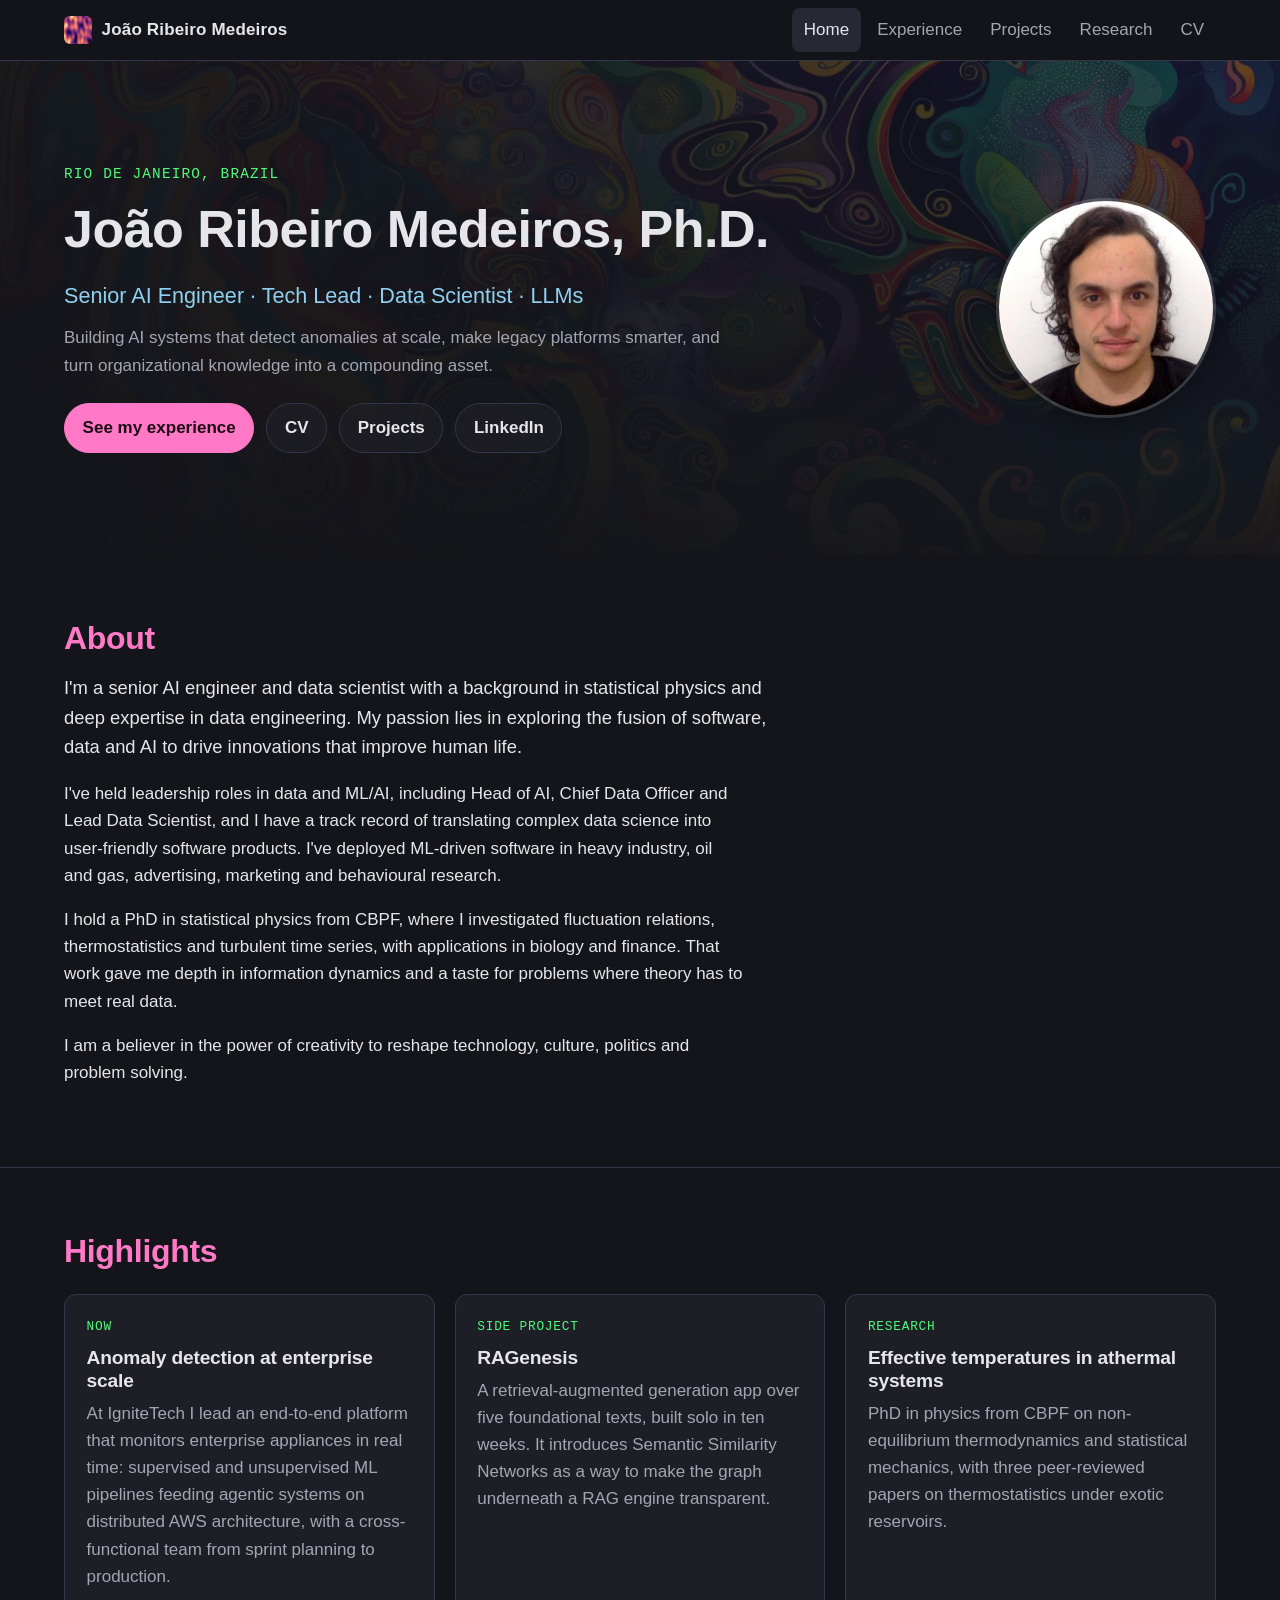
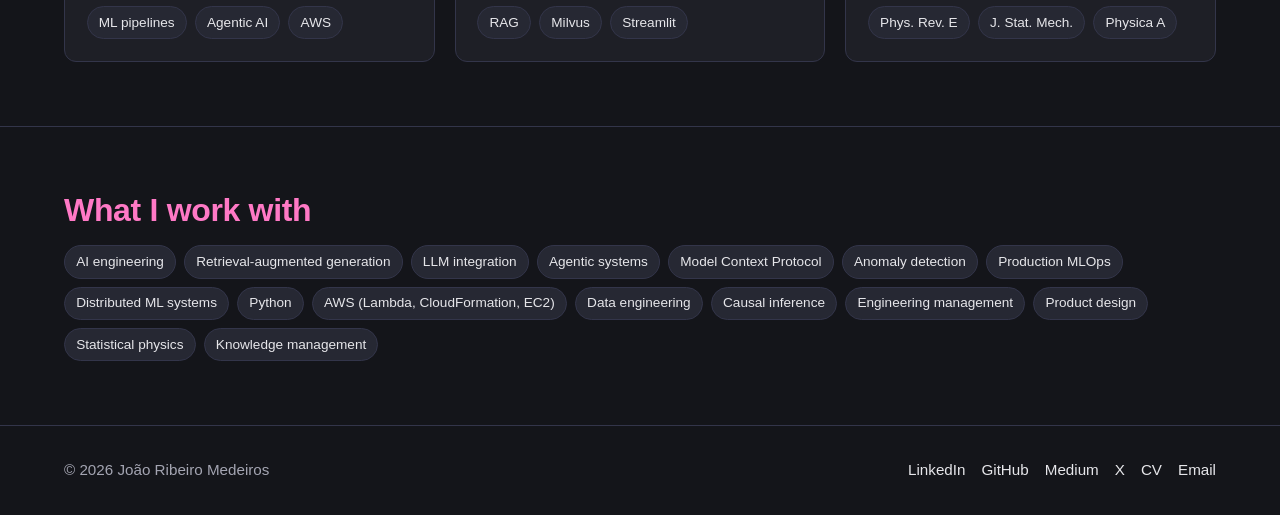
<file: index.html>
<!DOCTYPE html>
<html lang="en">
<head>
  <meta charset="UTF-8">
  <meta name="viewport" content="width=device-width, initial-scale=1.0">
  <title>João Ribeiro Medeiros — Senior AI Engineer &amp; Data Scientist</title>
  <meta name="description" content="João Ribeiro Medeiros, Ph.D. Senior AI engineer and data scientist in Rio de Janeiro. Anomaly detection at scale, RAG and agentic systems, statistical physics.">
  <link rel="canonical" href="https://joaoribeiromedeiros.github.io/">
  <meta name="theme-color" content="#14151a">
  <link rel="icon" href="perlin.ico">
  <link rel="apple-touch-icon" href="perlin.ico">
  <meta property="og:type" content="profile">
  <meta property="og:title" content="João Ribeiro Medeiros — Senior AI Engineer &amp; Data Scientist">
  <meta property="og:description" content="Anomaly detection at scale, RAG and agentic systems, statistical physics. PhD from CBPF.">
  <meta property="og:url" content="https://joaoribeiromedeiros.github.io/">
  <meta property="og:image" content="https://joaoribeiromedeiros.github.io/assets/og.jpg">
  <meta property="og:image:width" content="1200">
  <meta property="og:image:height" content="630">
  <meta name="twitter:card" content="summary_large_image">
  <meta name="twitter:site" content="@RioJanu">
  <link rel="stylesheet" href="style.css">
  <script type="application/ld+json">
  {
    "@context": "https://schema.org",
    "@type": "Person",
    "name": "João Ribeiro Medeiros",
    "honorificSuffix": "Ph.D.",
    "jobTitle": "Senior AI Innovation Specialist - Software Engineering",
    "worksFor": { "@type": "Organization", "name": "IgniteTech" },
    "alumniOf": [
      { "@type": "CollegeOrUniversity", "name": "Centro Brasileiro de Pesquisas Físicas (CBPF)" },
      { "@type": "CollegeOrUniversity", "name": "Pontifícia Universidade Católica do Rio de Janeiro" }
    ],
    "address": { "@type": "PostalAddress", "addressLocality": "Rio de Janeiro", "addressCountry": "BR" },
    "url": "https://joaoribeiromedeiros.github.io/",
    "sameAs": [
      "https://www.linkedin.com/in/jo%C3%A3o-ribeiro-medeiros-ph-d-bb5232170/",
      "https://github.com/JoaoRibeiroMedeiros",
      "https://medium.com/@johananmdairus",
      "https://twitter.com/RioJanu",
      "https://ragenesis.com"
    ]
  }
  </script>
</head>
<body>
  <a class="skip" href="#main">Skip to content</a>

  <header class="site-header">
    <div class="wrap">
      <a class="brand" href="./"><img src="perlin.ico" alt="" width="28" height="28">João Ribeiro Medeiros</a>
      <nav aria-label="Primary">
        <ul class="nav">
          <li><a href="./" aria-current="page">Home</a></li>
          <li><a href="experience.html">Experience</a></li>
          <li><a href="projects.html">Projects</a></li>
          <li><a href="research.html">Research</a></li>
          <li><a href="cv.html">CV</a></li>
        </ul>
      </nav>
    </div>
  </header>

  <main id="main">
    <section class="hero has-photo" aria-labelledby="name">
      <div class="wrap">
        <div>
          <p class="eyebrow">Rio de Janeiro, Brazil</p>
          <h1 id="name">João Ribeiro Medeiros, Ph.D.</h1>
          <p class="headline">Senior AI Engineer · Tech Lead · Data Scientist · LLMs</p>
          <p class="meta">Building AI systems that detect anomalies at scale, make legacy platforms smarter, and turn organizational knowledge into a compounding asset.</p>
          <div class="cta">
            <a class="btn primary" href="experience.html">See my experience</a>
            <a class="btn" href="cv.html">CV</a>
            <a class="btn" href="projects.html">Projects</a>
            <a class="btn" href="https://www.linkedin.com/in/jo%C3%A3o-ribeiro-medeiros-ph-d-bb5232170/">LinkedIn</a>
          </div>
        </div>
        <img class="photo" src="assets/3x4github.jpeg" alt="Portrait of João Ribeiro Medeiros" width="460" height="460">
      </div>
    </section>

    <section class="section" aria-labelledby="about">
      <div class="wrap">
        <h2 id="about">About</h2>
        <p class="lede">I'm a senior AI engineer and data scientist with a background in statistical physics and deep expertise in data engineering. My passion lies in exploring the fusion of software, data and AI to drive innovations that improve human life.</p>
        <p>I've held leadership roles in data and ML/AI, including Head of AI, Chief Data Officer and Lead Data Scientist, and I have a track record of translating complex data science into user-friendly software products. I've deployed ML-driven software in heavy industry, oil and gas, advertising, marketing and behavioural research.</p>
        <p>I hold a PhD in statistical physics from CBPF, where I investigated fluctuation relations, thermostatistics and turbulent time series, with applications in biology and finance. That work gave me depth in information dynamics and a taste for problems where theory has to meet real data.</p>
        <p>I am a believer in the power of creativity to reshape technology, culture, politics and problem solving.</p>
      </div>
    </section>

    <section class="section" aria-labelledby="highlights">
      <div class="wrap">
        <div class="section-head">
          <h2 id="highlights">Highlights</h2>
        </div>
        <div class="grid">
          <article class="card">
            <span class="kicker">Now</span>
            <h3><a href="experience.html">Anomaly detection at enterprise scale</a></h3>
            <p>At IgniteTech I lead an end-to-end platform that monitors enterprise appliances in real time: supervised and unsupervised ML pipelines feeding agentic systems on distributed AWS architecture, with a cross-functional team from sprint planning to production.</p>
            <div class="foot"><span class="chip">ML pipelines</span><span class="chip">Agentic AI</span><span class="chip">AWS</span></div>
          </article>
          <article class="card">
            <span class="kicker">Side project</span>
            <h3><a href="projects.html">RAGenesis</a></h3>
            <p>A retrieval-augmented generation app over five foundational texts, built solo in ten weeks. It introduces Semantic Similarity Networks as a way to make the graph underneath a RAG engine transparent.</p>
            <div class="foot"><span class="chip">RAG</span><span class="chip">Milvus</span><span class="chip">Streamlit</span></div>
          </article>
          <article class="card">
            <span class="kicker">Research</span>
            <h3><a href="research.html">Effective temperatures in athermal systems</a></h3>
            <p>PhD in physics from CBPF on non-equilibrium thermodynamics and statistical mechanics, with three peer-reviewed papers on thermostatistics under exotic reservoirs.</p>
            <div class="foot"><span class="chip">Phys. Rev. E</span><span class="chip">J. Stat. Mech.</span><span class="chip">Physica A</span></div>
          </article>
        </div>
      </div>
    </section>

    <section class="section" aria-labelledby="skills">
      <div class="wrap">
        <h2 id="skills">What I work with</h2>
        <ul class="chips">
          <li>AI engineering</li><li>Retrieval-augmented generation</li><li>LLM integration</li><li>Agentic systems</li><li>Model Context Protocol</li><li>Anomaly detection</li><li>Production MLOps</li><li>Distributed ML systems</li><li>Python</li><li>AWS (Lambda, CloudFormation, EC2)</li><li>Data engineering</li><li>Causal inference</li><li>Engineering management</li><li>Product design</li><li>Statistical physics</li><li>Knowledge management</li>
        </ul>
      </div>
    </section>
  </main>

  <footer class="site-footer">
    <div class="wrap">
      <span>© <span id="year">2026</span> João Ribeiro Medeiros</span>
      <ul>
        <li><a href="https://www.linkedin.com/in/jo%C3%A3o-ribeiro-medeiros-ph-d-bb5232170/">LinkedIn</a></li>
        <li><a href="https://github.com/JoaoRibeiroMedeiros">GitHub</a></li>
        <li><a href="https://medium.com/@johananmdairus/">Medium</a></li>
        <li><a href="https://twitter.com/RioJanu">X</a></li>
        <li><a href="cv.html">CV</a></li>
        <li><a href="mailto:johananmdairus@gmail.com">Email</a></li>
      </ul>
    </div>
  </footer>
</body>
</html>
</file>
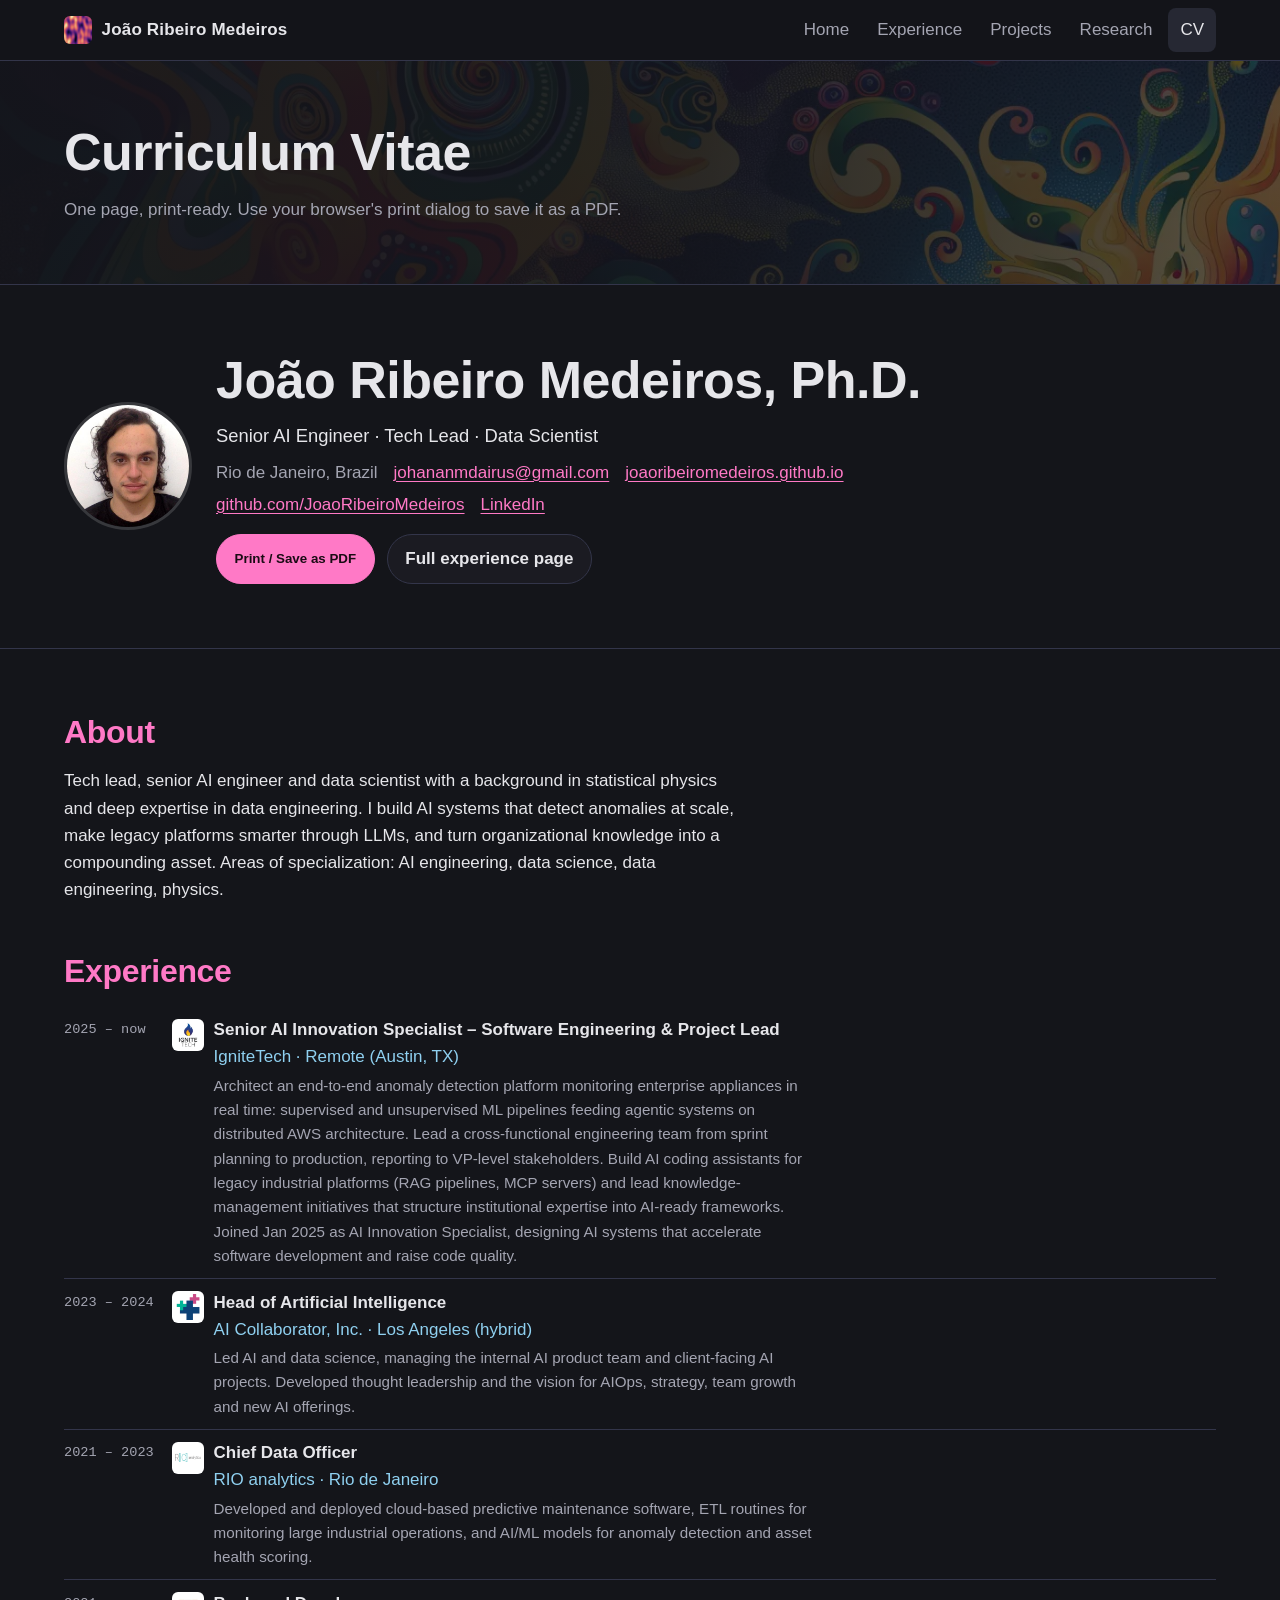
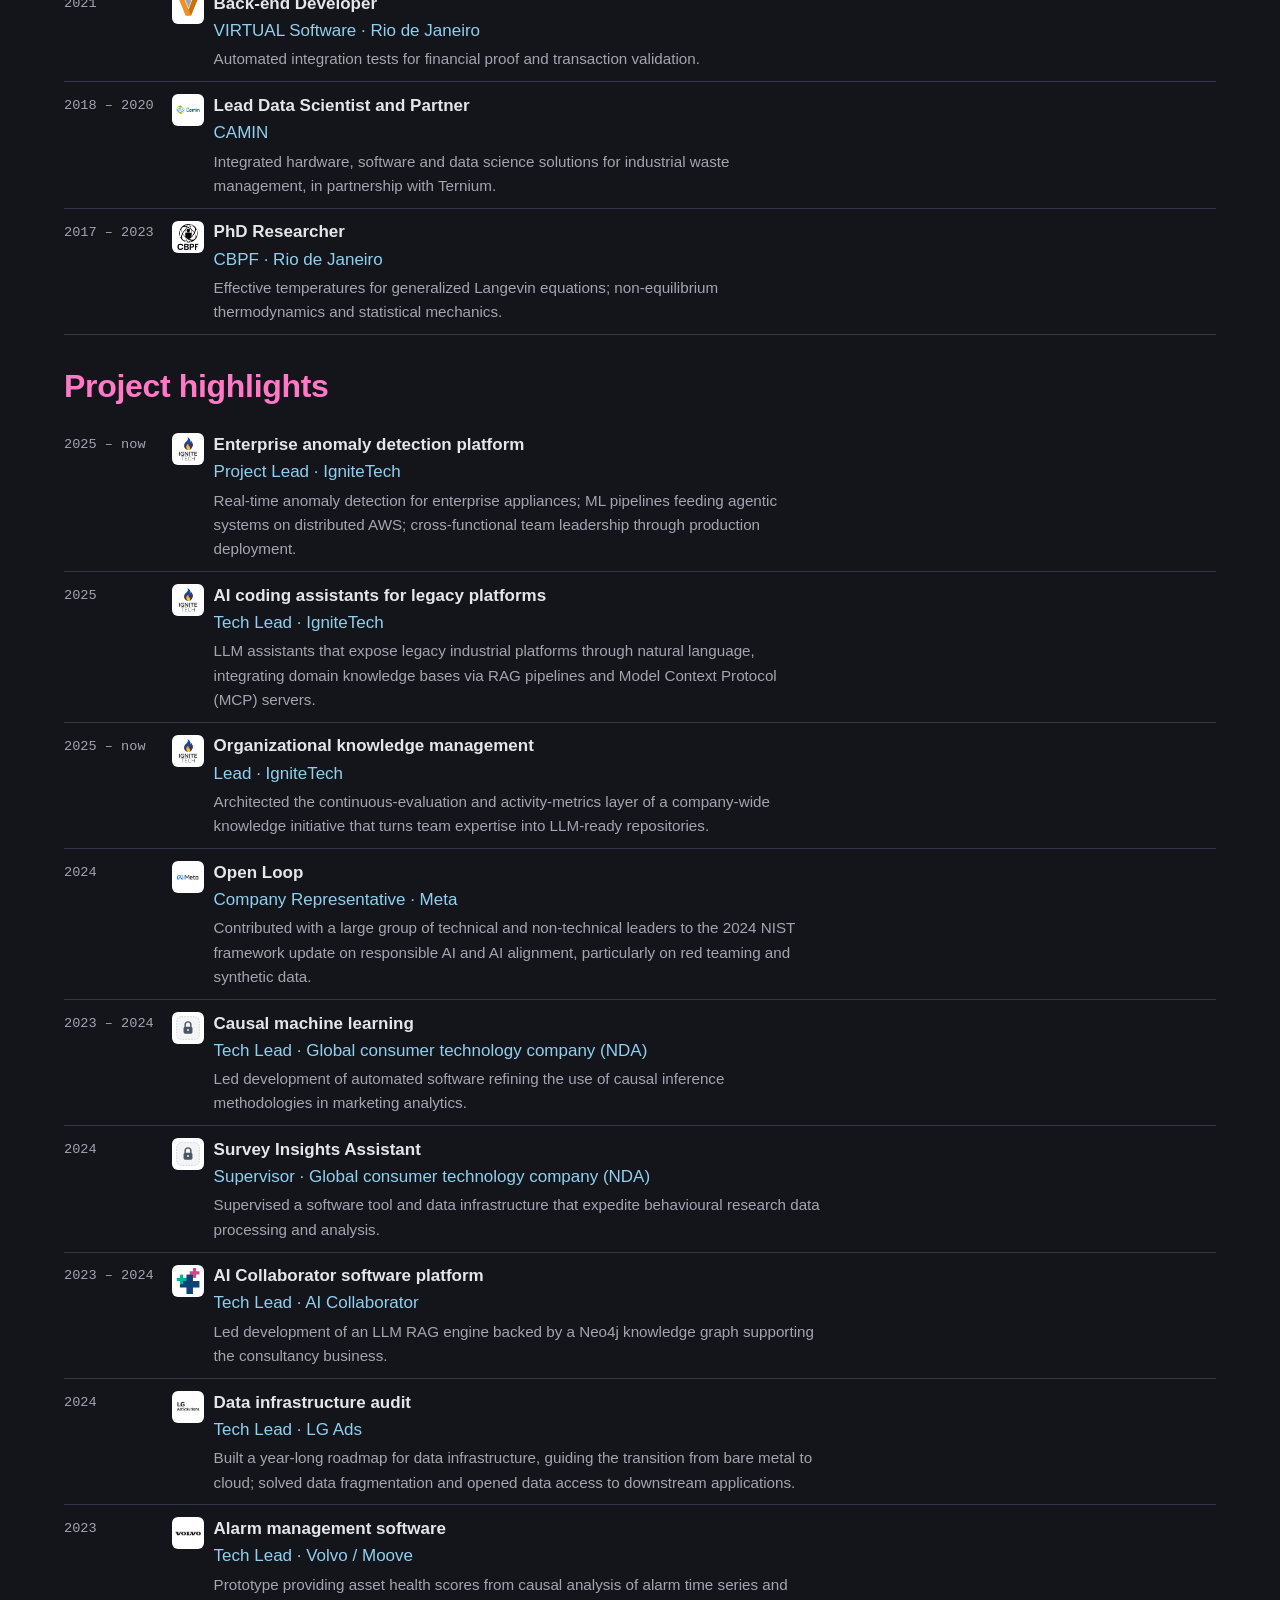
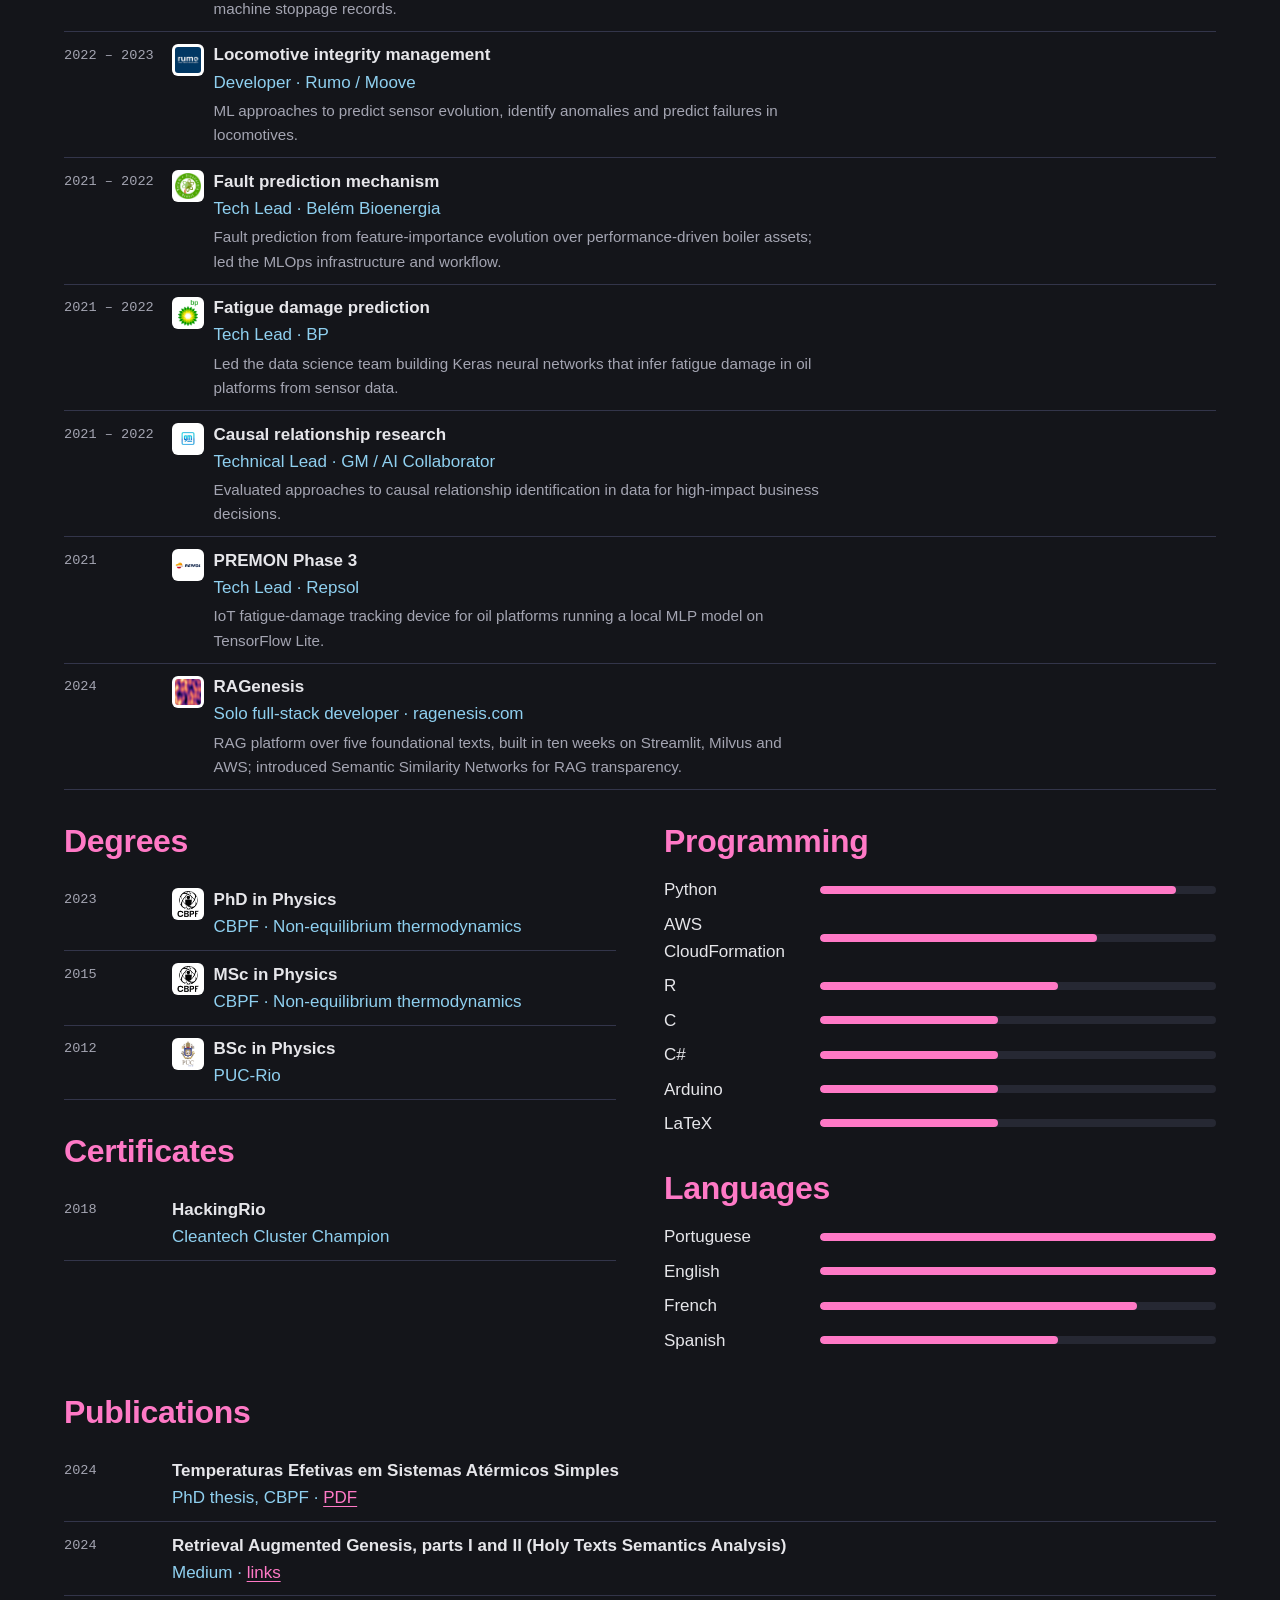
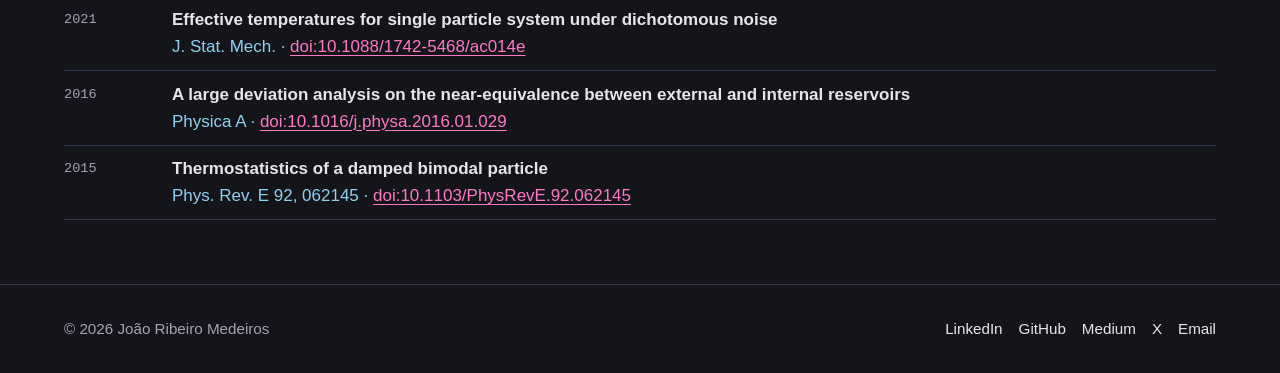
<file: cv.html>
<!DOCTYPE html>
<html lang="en">
<head>
  <meta charset="UTF-8">
  <meta name="viewport" content="width=device-width, initial-scale=1.0">
  <title>CV — João Ribeiro Medeiros</title>
  <meta name="description" content="Curriculum vitae of João Ribeiro Medeiros, Ph.D.: Senior AI engineer, tech lead and data scientist. Experience, project highlights, degrees, skills, languages and publications.">
  <link rel="canonical" href="https://joaoribeiromedeiros.github.io/cv.html">
  <meta name="theme-color" content="#14151a">
  <link rel="icon" href="perlin.ico">
  <link rel="apple-touch-icon" href="perlin.ico">
  <meta property="og:type" content="profile">
  <meta property="og:title" content="CV — João Ribeiro Medeiros">
  <meta property="og:description" content="Senior AI engineer, tech lead and data scientist with a PhD in statistical physics. Full CV.">
  <meta property="og:url" content="https://joaoribeiromedeiros.github.io/cv.html">
  <meta property="og:image" content="https://joaoribeiromedeiros.github.io/assets/og.jpg">
  <meta property="og:image:width" content="1200">
  <meta property="og:image:height" content="630">
  <meta name="twitter:card" content="summary_large_image">
  <meta name="twitter:site" content="@RioJanu">
  <link rel="stylesheet" href="style.css">
</head>
<body>
  <a class="skip" href="#main">Skip to content</a>

  <header class="site-header">
    <div class="wrap">
      <a class="brand" href="./"><img src="perlin.ico" alt="" width="28" height="28">João Ribeiro Medeiros</a>
      <nav aria-label="Primary">
        <ul class="nav">
          <li><a href="./">Home</a></li>
          <li><a href="experience.html">Experience</a></li>
          <li><a href="projects.html">Projects</a></li>
          <li><a href="research.html">Research</a></li>
          <li><a href="cv.html" aria-current="page">CV</a></li>
        </ul>
      </nav>
    </div>
  </header>

  <main id="main">
    <section class="page-hero">
      <div class="wrap">
        <h1>Curriculum Vitae</h1>
        <p>One page, print-ready. Use your browser's print dialog to save it as a PDF.</p>
      </div>
    </section>

    <section class="section">
      <div class="wrap">
        <div class="cv-head">
          <img src="assets/3x4github.jpeg" alt="Portrait of João Ribeiro Medeiros" width="460" height="460">
          <div>
            <h1>João Ribeiro Medeiros, Ph.D.</h1>
            <p class="lede" style="margin:0">Senior AI Engineer · Tech Lead · Data Scientist</p>
            <p class="contact">
              <span>Rio de Janeiro, Brazil</span>
              <a href="mailto:johananmdairus@gmail.com">johananmdairus@gmail.com</a>
              <a href="https://joaoribeiromedeiros.github.io/">joaoribeiromedeiros.github.io</a>
              <a href="https://github.com/JoaoRibeiroMedeiros">github.com/JoaoRibeiroMedeiros</a>
              <a href="https://www.linkedin.com/in/jo%C3%A3o-ribeiro-medeiros-ph-d-bb5232170/">LinkedIn</a>
            </p>
            <div class="cv-actions">
              <button class="btn primary" type="button" onclick="window.print()">Print / Save as PDF</button>
              <a class="btn" href="experience.html">Full experience page</a>
            </div>
          </div>
        </div>
      </div>
    </section>

    <section class="section">
      <div class="wrap cv-grid">

        <div class="full">
          <h2>About</h2>
          <p>Tech lead, senior AI engineer and data scientist with a background in statistical physics and deep expertise in data engineering. I build AI systems that detect anomalies at scale, make legacy platforms smarter through LLMs, and turn organizational knowledge into a compounding asset. Areas of specialization: AI engineering, data science, data engineering, physics.</p>
        </div>

        <div class="full">
          <h2>Experience</h2>
          <ol class="cv-list">
            <li>
              <span class="yr">2025 – now</span>
              <div class="with"><img src="assets/ignite_technologies_logo.jpeg" alt=""><div>
                <b>Senior AI Innovation Specialist – Software Engineering &amp; Project Lead</b>
                <span class="who">IgniteTech · Remote (Austin, TX)</span>
                <p>Architect an end-to-end anomaly detection platform monitoring enterprise appliances in real time: supervised and unsupervised ML pipelines feeding agentic systems on distributed AWS architecture. Lead a cross-functional engineering team from sprint planning to production, reporting to VP-level stakeholders. Build AI coding assistants for legacy industrial platforms (RAG pipelines, MCP servers) and lead knowledge-management initiatives that structure institutional expertise into AI-ready frameworks. Joined Jan 2025 as AI Innovation Specialist, designing AI systems that accelerate software development and raise code quality.</p>
              </div></div>
            </li>
            <li>
              <span class="yr">2023 – 2024</span>
              <div class="with"><img src="assets/aicollaborator_logo.jpeg" alt=""><div>
                <b>Head of Artificial Intelligence</b>
                <span class="who">AI Collaborator, Inc. · Los Angeles (hybrid)</span>
                <p>Led AI and data science, managing the internal AI product team and client-facing AI projects. Developed thought leadership and the vision for AIOps, strategy, team growth and new AI offerings.</p>
              </div></div>
            </li>
            <li>
              <span class="yr">2021 – 2023</span>
              <div class="with"><img src="assets/rio_analytics.png" alt=""><div>
                <b>Chief Data Officer</b>
                <span class="who">RIO analytics · Rio de Janeiro</span>
                <p>Developed and deployed cloud-based predictive maintenance software, ETL routines for monitoring large industrial operations, and AI/ML models for anomaly detection and asset health scoring.</p>
              </div></div>
            </li>
            <li>
              <span class="yr">2021</span>
              <div class="with"><img src="assets/virtualsoftware.jpeg" alt=""><div>
                <b>Back-end Developer</b>
                <span class="who">VIRTUAL Software · Rio de Janeiro</span>
                <p>Automated integration tests for financial proof and transaction validation.</p>
              </div></div>
            </li>
            <li>
              <span class="yr">2018 – 2020</span>
              <div class="with"><img src="assets/CaminLogo.png" alt=""><div>
                <b>Lead Data Scientist and Partner</b>
                <span class="who">CAMIN</span>
                <p>Integrated hardware, software and data science solutions for industrial waste management, in partnership with Ternium.</p>
              </div></div>
            </li>
            <li>
              <span class="yr">2017 – 2023</span>
              <div class="with"><img src="assets/cbpf_mcti_logo-1.jpg" alt=""><div>
                <b>PhD Researcher</b>
                <span class="who">CBPF · Rio de Janeiro</span>
                <p>Effective temperatures for generalized Langevin equations; non-equilibrium thermodynamics and statistical mechanics.</p>
              </div></div>
            </li>
          </ol>
        </div>

        <div class="full">
          <h2>Project highlights</h2>
          <ol class="cv-list">
            <li><span class="yr">2025 – now</span><div class="with"><img src="assets/ignite_technologies_logo.jpeg" alt=""><div><b>Enterprise anomaly detection platform</b><span class="who">Project Lead · IgniteTech</span><p>Real-time anomaly detection for enterprise appliances; ML pipelines feeding agentic systems on distributed AWS; cross-functional team leadership through production deployment.</p></div></div></li>
            <li><span class="yr">2025</span><div class="with"><img src="assets/ignite_technologies_logo.jpeg" alt=""><div><b>AI coding assistants for legacy platforms</b><span class="who">Tech Lead · IgniteTech</span><p>LLM assistants that expose legacy industrial platforms through natural language, integrating domain knowledge bases via RAG pipelines and Model Context Protocol (MCP) servers.</p></div></div></li>
            <li><span class="yr">2025 – now</span><div class="with"><img src="assets/ignite_technologies_logo.jpeg" alt=""><div><b>Organizational knowledge management</b><span class="who">Lead · IgniteTech</span><p>Architected the continuous-evaluation and activity-metrics layer of a company-wide knowledge initiative that turns team expertise into LLM-ready repositories.</p></div></div></li>
            <li><span class="yr">2024</span><div class="with"><img src="assets/meta.jpg" alt=""><div><b>Open Loop</b><span class="who">Company Representative · Meta</span><p>Contributed with a large group of technical and non-technical leaders to the 2024 NIST framework update on responsible AI and AI alignment, particularly on red teaming and synthetic data.</p></div></div></li>
            <li><span class="yr">2023 – 2024</span><div class="with"><img src="assets/masked.svg" alt=""><div><b>Causal machine learning</b><span class="who">Tech Lead · Global consumer technology company (NDA)</span><p>Led development of automated software refining the use of causal inference methodologies in marketing analytics.</p></div></div></li>
            <li><span class="yr">2024</span><div class="with"><img src="assets/masked.svg" alt=""><div><b>Survey Insights Assistant</b><span class="who">Supervisor · Global consumer technology company (NDA)</span><p>Supervised a software tool and data infrastructure that expedite behavioural research data processing and analysis.</p></div></div></li>
            <li><span class="yr">2023 – 2024</span><div class="with"><img src="assets/aicollaborator_logo.jpeg" alt=""><div><b>AI Collaborator software platform</b><span class="who">Tech Lead · AI Collaborator</span><p>Led development of an LLM RAG engine backed by a Neo4j knowledge graph supporting the consultancy business.</p></div></div></li>
            <li><span class="yr">2024</span><div class="with"><img src="assets/LGAdsSolutions.jpg" alt=""><div><b>Data infrastructure audit</b><span class="who">Tech Lead · LG Ads</span><p>Built a year-long roadmap for data infrastructure, guiding the transition from bare metal to cloud; solved data fragmentation and opened data access to downstream applications.</p></div></div></li>
            <li><span class="yr">2023</span><div class="with"><img src="assets/volvo_logo.png" alt=""><div><b>Alarm management software</b><span class="who">Tech Lead · Volvo / Moove</span><p>Prototype providing asset health scores from causal analysis of alarm time series and machine stoppage records.</p></div></div></li>
            <li><span class="yr">2022 – 2023</span><div class="with"><img src="assets/rumo_logo.png" alt=""><div><b>Locomotive integrity management</b><span class="who">Developer · Rumo / Moove</span><p>ML approaches to predict sensor evolution, identify anomalies and predict failures in locomotives.</p></div></div></li>
            <li><span class="yr">2021 – 2022</span><div class="with"><img src="assets/BBMlogo.png" alt=""><div><b>Fault prediction mechanism</b><span class="who">Tech Lead · Belém Bioenergia</span><p>Fault prediction from feature-importance evolution over performance-driven boiler assets; led the MLOps infrastructure and workflow.</p></div></div></li>
            <li><span class="yr">2021 – 2022</span><div class="with"><img src="assets/BPlogo.png" alt=""><div><b>Fatigue damage prediction</b><span class="who">Tech Lead · BP</span><p>Led the data science team building Keras neural networks that infer fatigue damage in oil platforms from sensor data.</p></div></div></li>
            <li><span class="yr">2021 – 2022</span><div class="with"><img src="assets/gmlogo.jpeg" alt=""><div><b>Causal relationship research</b><span class="who">Technical Lead · GM / AI Collaborator</span><p>Evaluated approaches to causal relationship identification in data for high-impact business decisions.</p></div></div></li>
            <li><span class="yr">2021</span><div class="with"><img src="assets/Repsol_logo.png" alt=""><div><b>PREMON Phase 3</b><span class="who">Tech Lead · Repsol</span><p>IoT fatigue-damage tracking device for oil platforms running a local MLP model on TensorFlow Lite.</p></div></div></li>
            <li><span class="yr">2024</span><div class="with"><img src="perlin.ico" alt=""><div><b>RAGenesis</b><span class="who">Solo full-stack developer · ragenesis.com</span><p>RAG platform over five foundational texts, built in ten weeks on Streamlit, Milvus and AWS; introduced Semantic Similarity Networks for RAG transparency.</p></div></div></li>
          </ol>
        </div>

        <div>
          <h2>Degrees</h2>
          <ol class="cv-list">
            <li><span class="yr">2023</span><div class="with"><img src="assets/cbpf_mcti_logo-1.jpg" alt=""><div><b>PhD in Physics</b><span class="who">CBPF · Non-equilibrium thermodynamics</span></div></div></li>
            <li><span class="yr">2015</span><div class="with"><img src="assets/cbpf_mcti_logo-1.jpg" alt=""><div><b>MSc in Physics</b><span class="who">CBPF · Non-equilibrium thermodynamics</span></div></div></li>
            <li><span class="yr">2012</span><div class="with"><img src="assets/puc-rio.png" alt=""><div><b>BSc in Physics</b><span class="who">PUC-Rio</span></div></div></li>
          </ol>
          <h2 style="margin-top:2rem">Certificates</h2>
          <ol class="cv-list">
            <li><span class="yr">2018</span><div><b>HackingRio</b><span class="who">Cleantech Cluster Champion</span></div></li>
          </ol>
        </div>

        <div>
          <h2>Programming</h2>
          <ul class="bars">
            <li><span>Python</span><div class="bar"><span style="width:90%"></span></div></li>
            <li><span>AWS CloudFormation</span><div class="bar"><span style="width:70%"></span></div></li>
            <li><span>R</span><div class="bar"><span style="width:60%"></span></div></li>
            <li><span>C</span><div class="bar"><span style="width:45%"></span></div></li>
            <li><span>C#</span><div class="bar"><span style="width:45%"></span></div></li>
            <li><span>Arduino</span><div class="bar"><span style="width:45%"></span></div></li>
            <li><span>LaTeX</span><div class="bar"><span style="width:45%"></span></div></li>
          </ul>
          <h2 style="margin-top:2rem">Languages</h2>
          <ul class="bars">
            <li><span>Portuguese</span><div class="bar"><span style="width:100%"></span></div></li>
            <li><span>English</span><div class="bar"><span style="width:100%"></span></div></li>
            <li><span>French</span><div class="bar"><span style="width:80%"></span></div></li>
            <li><span>Spanish</span><div class="bar"><span style="width:60%"></span></div></li>
          </ul>
        </div>

        <div class="full">
          <h2>Publications</h2>
          <ol class="cv-list">
            <li><span class="yr">2024</span><div><b>Temperaturas Efetivas em Sistemas Atérmicos Simples</b><span class="who">PhD thesis, CBPF · <a href="https://cbpfindex.cbpf.br/publication_pdfs/teseDeDoutorado_2024-06-21-08-21-30dGVzZURlRG91dG9yYWRv.pdf">PDF</a></span></div></li>
            <li><span class="yr">2024</span><div><b>Retrieval Augmented Genesis, parts I and II (Holy Texts Semantics Analysis)</b><span class="who">Medium · <a href="research.html#writing">links</a></span></div></li>
            <li><span class="yr">2021</span><div><b>Effective temperatures for single particle system under dichotomous noise</b><span class="who">J. Stat. Mech. · <a href="https://doi.org/10.1088/1742-5468/ac014e">doi:10.1088/1742-5468/ac014e</a></span></div></li>
            <li><span class="yr">2016</span><div><b>A large deviation analysis on the near-equivalence between external and internal reservoirs</b><span class="who">Physica A · <a href="https://doi.org/10.1016/j.physa.2016.01.029">doi:10.1016/j.physa.2016.01.029</a></span></div></li>
            <li><span class="yr">2015</span><div><b>Thermostatistics of a damped bimodal particle</b><span class="who">Phys. Rev. E 92, 062145 · <a href="https://doi.org/10.1103/PhysRevE.92.062145">doi:10.1103/PhysRevE.92.062145</a></span></div></li>
          </ol>
        </div>

      </div>
    </section>
  </main>

  <footer class="site-footer">
    <div class="wrap">
      <span>© 2026 João Ribeiro Medeiros</span>
      <ul>
        <li><a href="https://www.linkedin.com/in/jo%C3%A3o-ribeiro-medeiros-ph-d-bb5232170/">LinkedIn</a></li>
        <li><a href="https://github.com/JoaoRibeiroMedeiros">GitHub</a></li>
        <li><a href="https://medium.com/@johananmdairus/">Medium</a></li>
        <li><a href="https://twitter.com/RioJanu">X</a></li>
        <li><a href="mailto:johananmdairus@gmail.com">Email</a></li>
      </ul>
    </div>
  </footer>
</body>
</html>
</file>
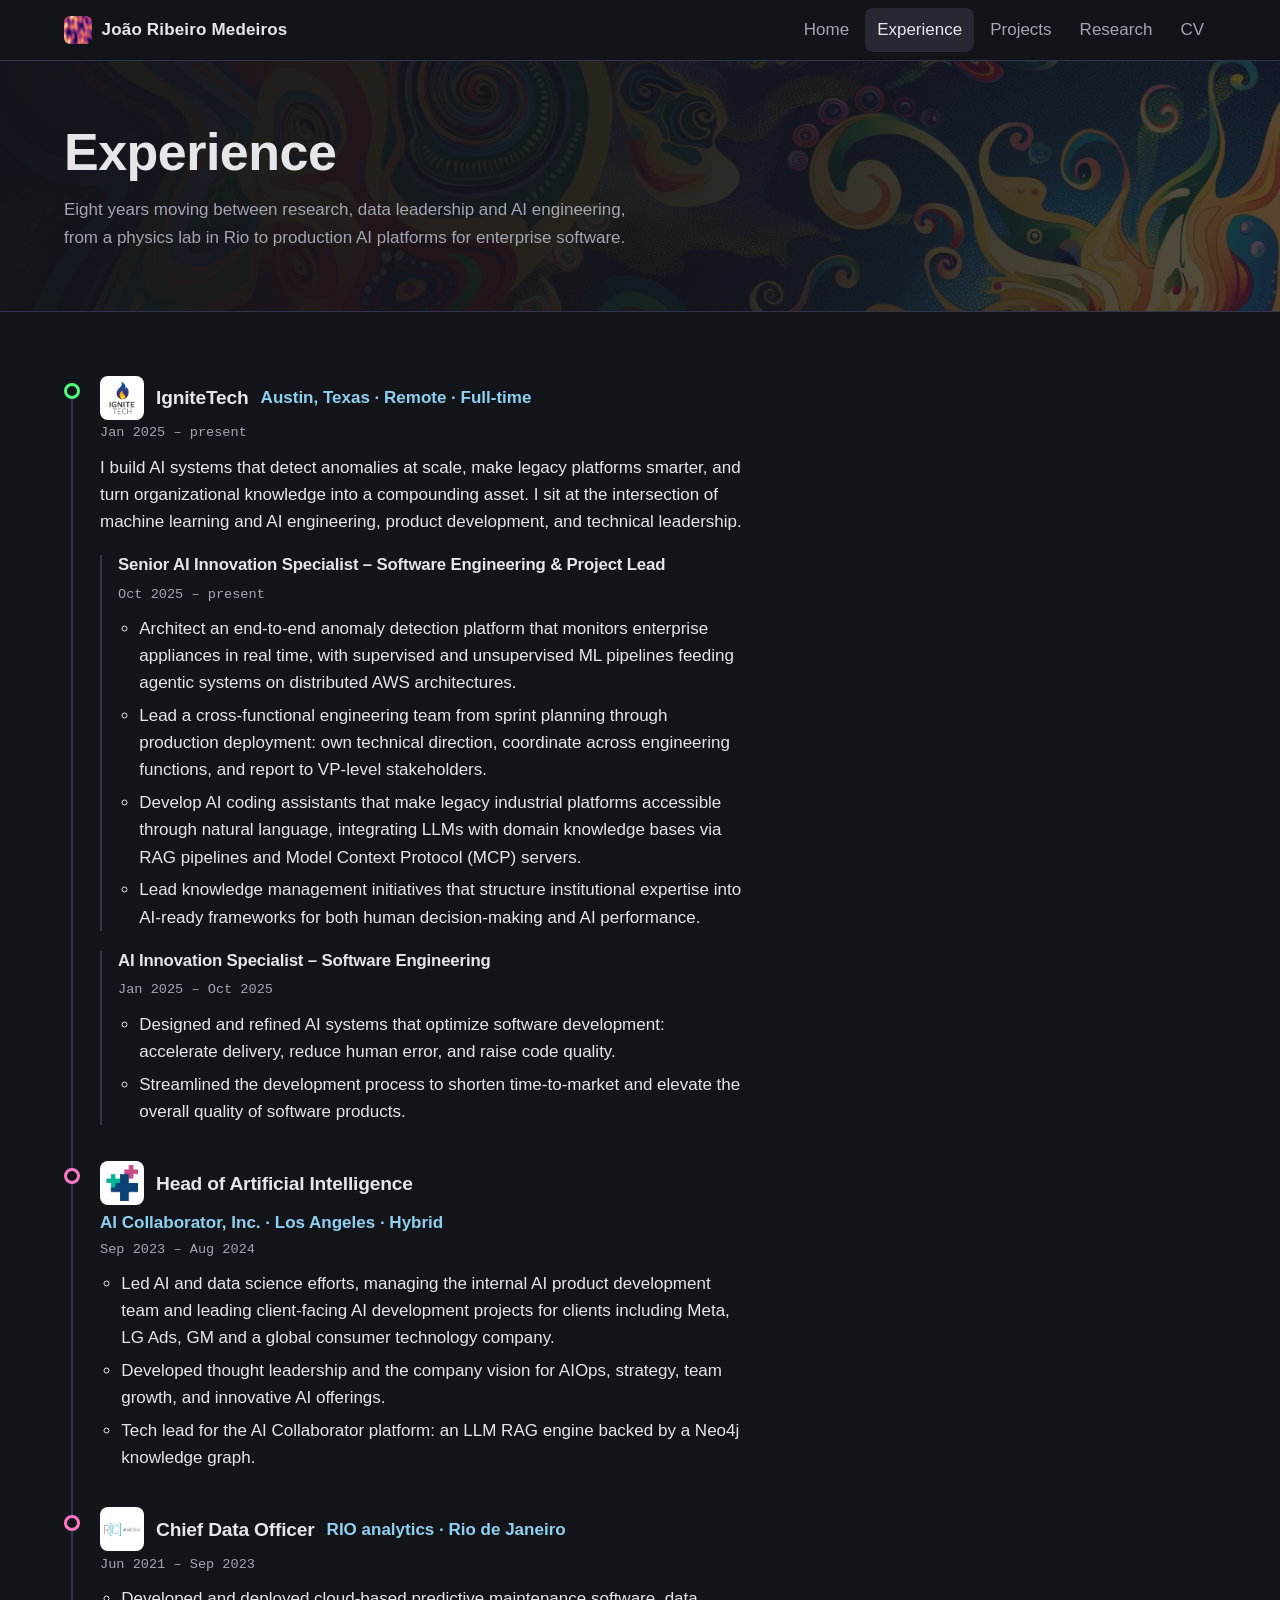
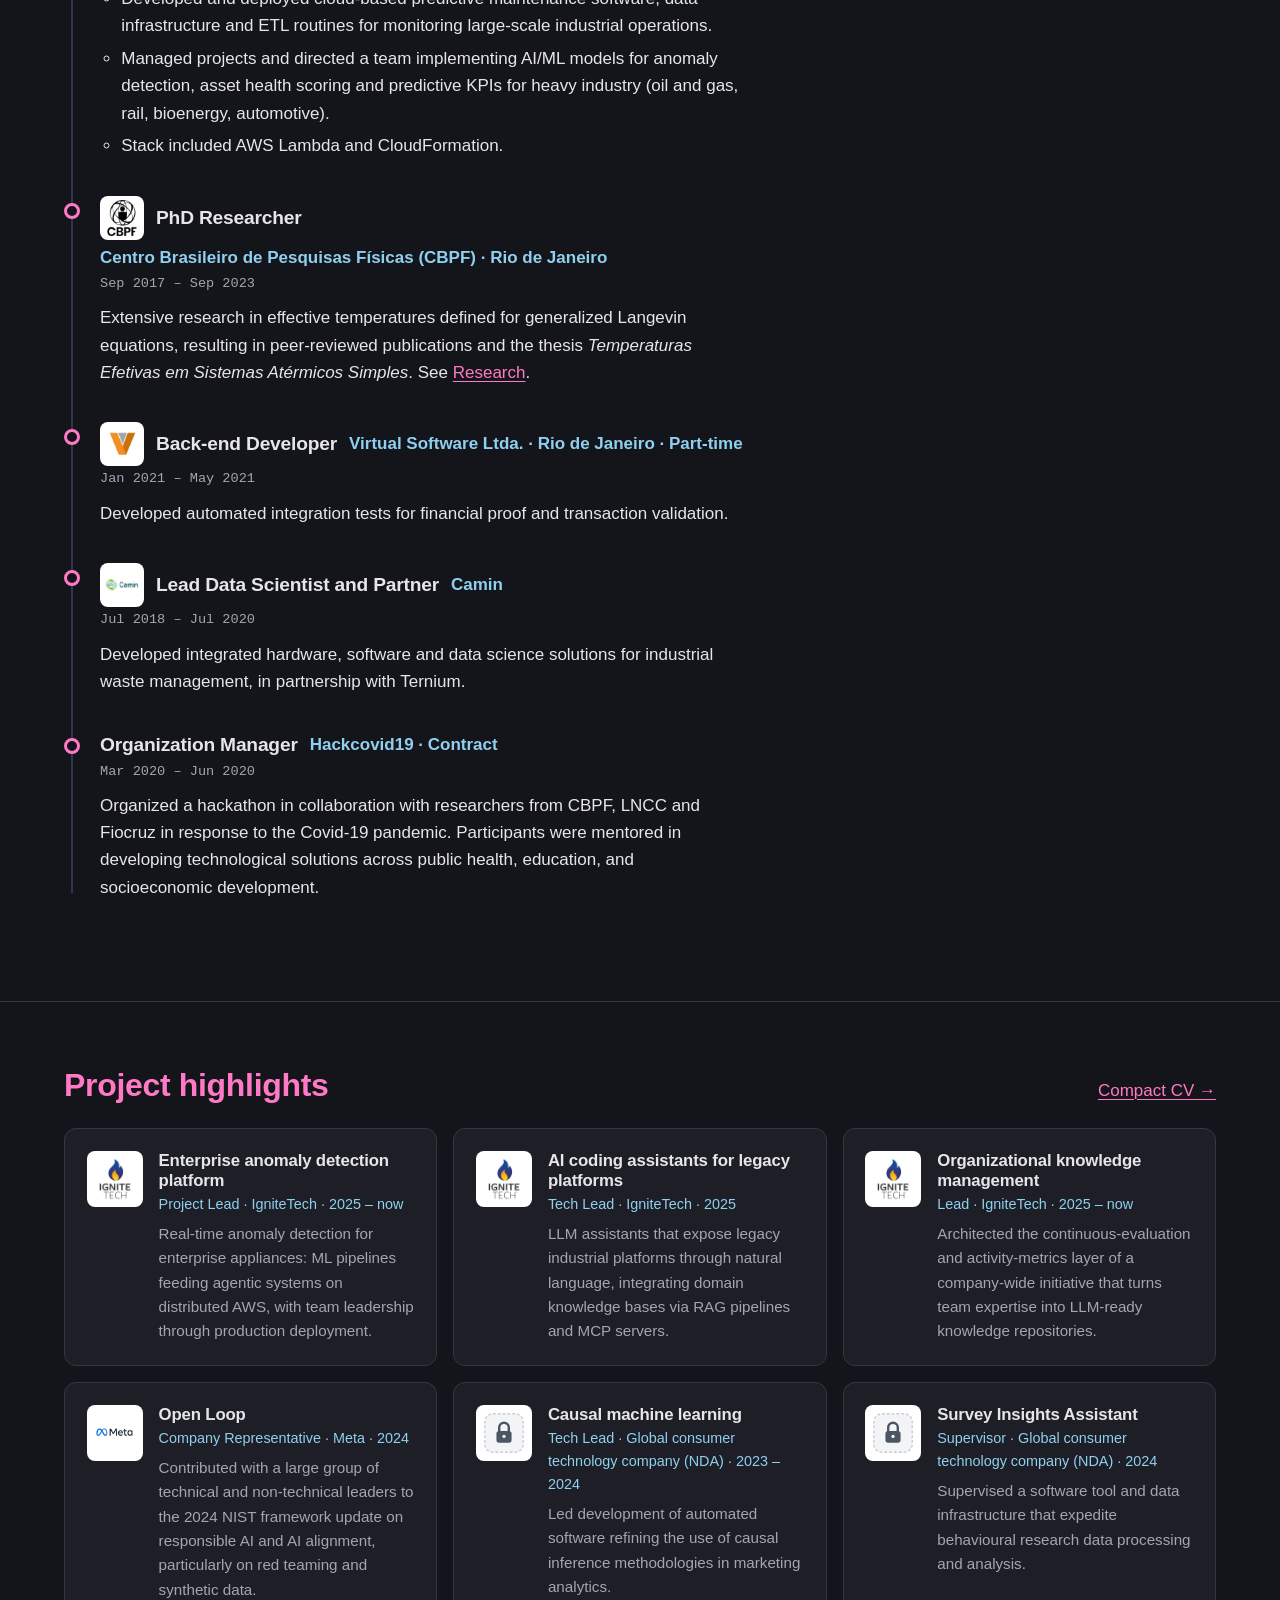
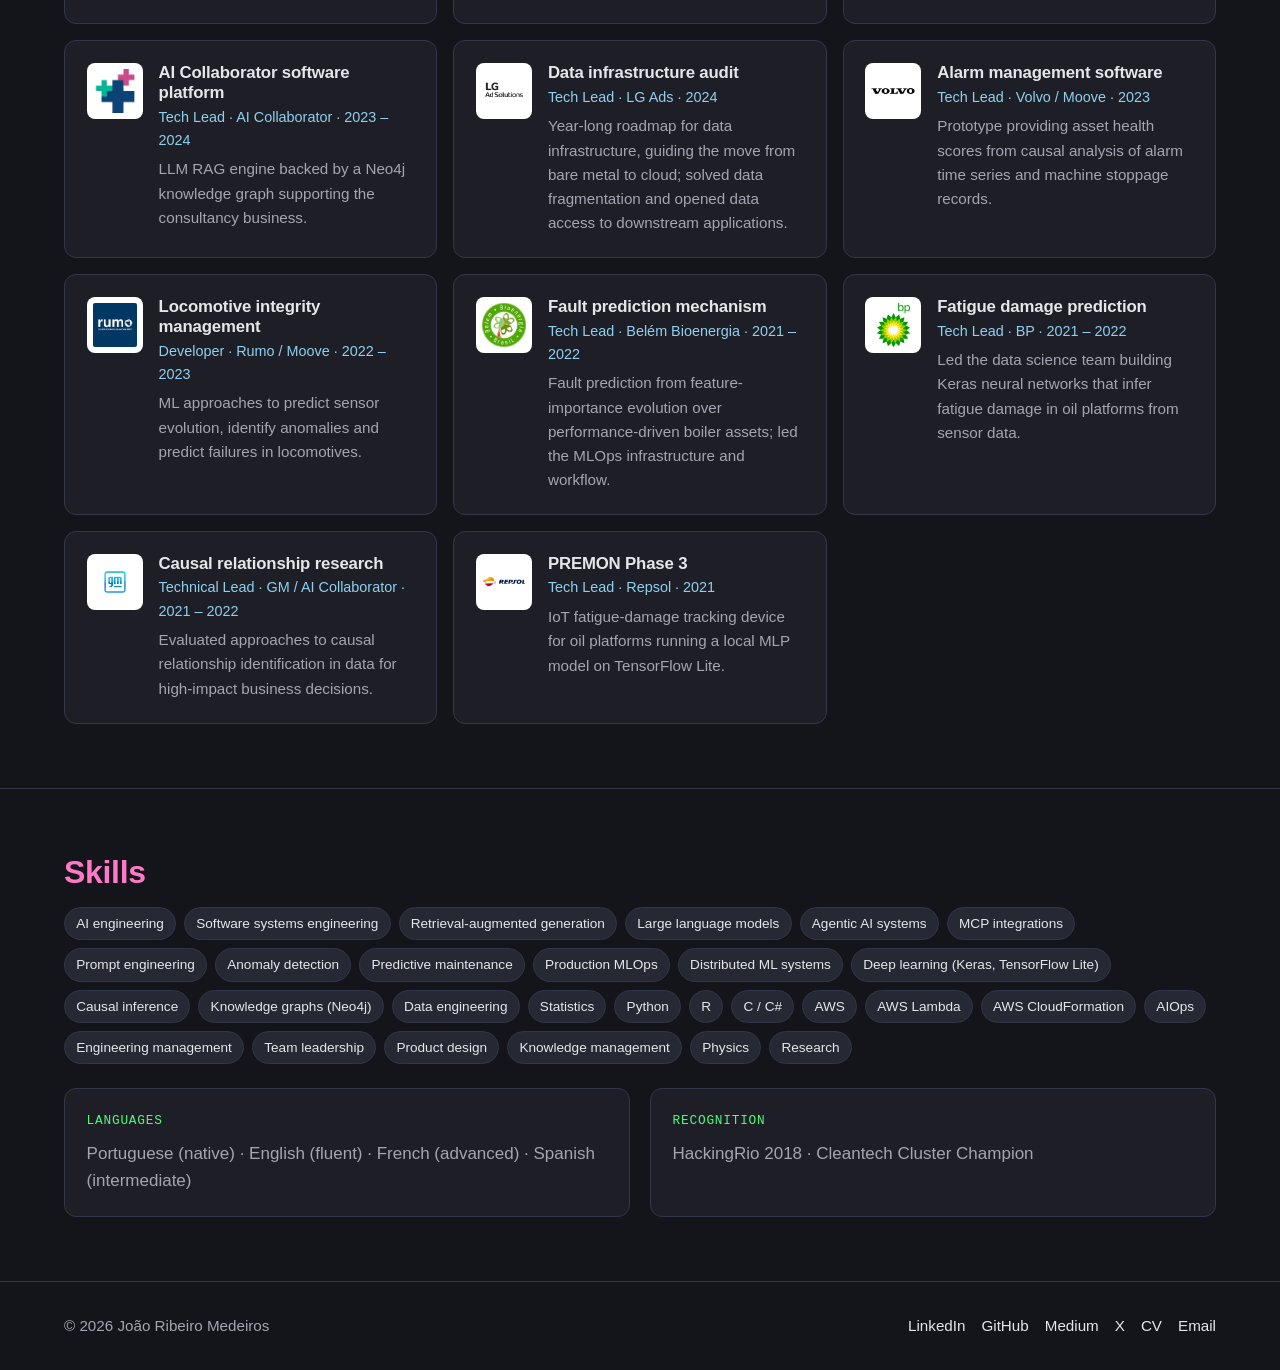
<file: experience.html>
<!DOCTYPE html>
<html lang="en">
<head>
  <meta charset="UTF-8">
  <meta name="viewport" content="width=device-width, initial-scale=1.0">
  <title>Experience — João Ribeiro Medeiros</title>
  <meta name="description" content="Career of João Ribeiro Medeiros: Senior AI Innovation Specialist at IgniteTech, Head of AI at AI Collaborator, Chief Data Officer at RIO analytics, PhD researcher at CBPF, and project highlights for Meta, BP, Repsol, Volvo and more.">
  <link rel="canonical" href="https://joaoribeiromedeiros.github.io/experience.html">
  <meta name="theme-color" content="#14151a">
  <link rel="icon" href="perlin.ico">
  <link rel="apple-touch-icon" href="perlin.ico">
  <meta property="og:type" content="website">
  <meta property="og:title" content="Experience — João Ribeiro Medeiros">
  <meta property="og:description" content="From statistical physics research to leading AI platforms in production: the full career timeline and project highlights.">
  <meta property="og:url" content="https://joaoribeiromedeiros.github.io/experience.html">
  <meta property="og:image" content="https://joaoribeiromedeiros.github.io/assets/og.jpg">
  <meta property="og:image:width" content="1200">
  <meta property="og:image:height" content="630">
  <meta name="twitter:card" content="summary_large_image">
  <meta name="twitter:site" content="@RioJanu">
  <link rel="stylesheet" href="style.css">
</head>
<body>
  <a class="skip" href="#main">Skip to content</a>

  <header class="site-header">
    <div class="wrap">
      <a class="brand" href="./"><img src="perlin.ico" alt="" width="28" height="28">João Ribeiro Medeiros</a>
      <nav aria-label="Primary">
        <ul class="nav">
          <li><a href="./">Home</a></li>
          <li><a href="experience.html" aria-current="page">Experience</a></li>
          <li><a href="projects.html">Projects</a></li>
          <li><a href="research.html">Research</a></li>
          <li><a href="cv.html">CV</a></li>
        </ul>
      </nav>
    </div>
  </header>

  <main id="main">
    <section class="page-hero">
      <div class="wrap">
        <h1>Experience</h1>
        <p>Eight years moving between research, data leadership and AI engineering, from a physics lab in Rio to production AI platforms for enterprise software.</p>
      </div>
    </section>

    <section class="section" aria-labelledby="timeline-h">
      <div class="wrap">
        <h2 id="timeline-h" class="visually-hidden">Timeline</h2>
        <ol class="timeline">

          <li class="current">
            <div class="role"><img class="logo" src="assets/ignite_technologies_logo.jpeg" alt=""><h3>IgniteTech</h3><span class="org">Austin, Texas · Remote · Full-time</span></div>
            <span class="when">Jan 2025 – present</span>
            <p>I build AI systems that detect anomalies at scale, make legacy platforms smarter, and turn organizational knowledge into a compounding asset. I sit at the intersection of machine learning and AI engineering, product development, and technical leadership.</p>

            <div class="sub">
              <h3>Senior AI Innovation Specialist – Software Engineering &amp; Project Lead</h3>
              <span class="when">Oct 2025 – present</span>
              <ul>
                <li>Architect an end-to-end anomaly detection platform that monitors enterprise appliances in real time, with supervised and unsupervised ML pipelines feeding agentic systems on distributed AWS architectures.</li>
                <li>Lead a cross-functional engineering team from sprint planning through production deployment: own technical direction, coordinate across engineering functions, and report to VP-level stakeholders.</li>
                <li>Develop AI coding assistants that make legacy industrial platforms accessible through natural language, integrating LLMs with domain knowledge bases via RAG pipelines and Model Context Protocol (MCP) servers.</li>
                <li>Lead knowledge management initiatives that structure institutional expertise into AI-ready frameworks for both human decision-making and AI performance.</li>
              </ul>
            </div>

            <div class="sub">
              <h3>AI Innovation Specialist – Software Engineering</h3>
              <span class="when">Jan 2025 – Oct 2025</span>
              <ul>
                <li>Designed and refined AI systems that optimize software development: accelerate delivery, reduce human error, and raise code quality.</li>
                <li>Streamlined the development process to shorten time-to-market and elevate the overall quality of software products.</li>
              </ul>
            </div>
          </li>

          <li>
            <div class="role"><img class="logo" src="assets/aicollaborator_logo.jpeg" alt=""><h3>Head of Artificial Intelligence</h3><span class="org">AI Collaborator, Inc. · Los Angeles · Hybrid</span></div>
            <span class="when">Sep 2023 – Aug 2024</span>
            <ul>
              <li>Led AI and data science efforts, managing the internal AI product development team and leading client-facing AI development projects for clients including Meta, LG Ads, GM and a global consumer technology company.</li>
              <li>Developed thought leadership and the company vision for AIOps, strategy, team growth, and innovative AI offerings.</li>
              <li>Tech lead for the AI Collaborator platform: an LLM RAG engine backed by a Neo4j knowledge graph.</li>
            </ul>
          </li>

          <li>
            <div class="role"><img class="logo" src="assets/rio_analytics.png" alt=""><h3>Chief Data Officer</h3><span class="org">RIO analytics · Rio de Janeiro</span></div>
            <span class="when">Jun 2021 – Sep 2023</span>
            <ul>
              <li>Developed and deployed cloud-based predictive maintenance software, data infrastructure and ETL routines for monitoring large-scale industrial operations.</li>
              <li>Managed projects and directed a team implementing AI/ML models for anomaly detection, asset health scoring and predictive KPIs for heavy industry (oil and gas, rail, bioenergy, automotive).</li>
              <li>Stack included AWS Lambda and CloudFormation.</li>
            </ul>
          </li>

          <li>
            <div class="role"><img class="logo" src="assets/cbpf_mcti_logo-1.jpg" alt=""><h3>PhD Researcher</h3><span class="org">Centro Brasileiro de Pesquisas Físicas (CBPF) · Rio de Janeiro</span></div>
            <span class="when">Sep 2017 – Sep 2023</span>
            <p>Extensive research in effective temperatures defined for generalized Langevin equations, resulting in peer-reviewed publications and the thesis <em>Temperaturas Efetivas em Sistemas Atérmicos Simples</em>. See <a href="research.html">Research</a>.</p>
          </li>

          <li>
            <div class="role"><img class="logo" src="assets/virtualsoftware.jpeg" alt=""><h3>Back-end Developer</h3><span class="org">Virtual Software Ltda. · Rio de Janeiro · Part-time</span></div>
            <span class="when">Jan 2021 – May 2021</span>
            <p>Developed automated integration tests for financial proof and transaction validation.</p>
          </li>

          <li>
            <div class="role"><img class="logo" src="assets/CaminLogo.png" alt=""><h3>Lead Data Scientist and Partner</h3><span class="org">Camin</span></div>
            <span class="when">Jul 2018 – Jul 2020</span>
            <p>Developed integrated hardware, software and data science solutions for industrial waste management, in partnership with Ternium.</p>
          </li>

          <li>
            <div class="role"><h3>Organization Manager</h3><span class="org">Hackcovid19 · Contract</span></div>
            <span class="when">Mar 2020 – Jun 2020</span>
            <p>Organized a hackathon in collaboration with researchers from CBPF, LNCC and Fiocruz in response to the Covid-19 pandemic. Participants were mentored in developing technological solutions across public health, education, and socioeconomic development.</p>
          </li>
        </ol>
      </div>
    </section>

    <section class="section" aria-labelledby="hl-h">
      <div class="wrap">
        <div class="section-head">
          <h2 id="hl-h">Project highlights</h2>
          <a href="cv.html">Compact CV →</a>
        </div>
        <div class="hl">
          <article class="card"><img src="assets/ignite_technologies_logo.jpeg" alt=""><div><h3>Enterprise anomaly detection platform</h3><span class="who">Project Lead · IgniteTech · 2025 – now</span><p>Real-time anomaly detection for enterprise appliances: ML pipelines feeding agentic systems on distributed AWS, with team leadership through production deployment.</p></div></article>
          <article class="card"><img src="assets/ignite_technologies_logo.jpeg" alt=""><div><h3>AI coding assistants for legacy platforms</h3><span class="who">Tech Lead · IgniteTech · 2025</span><p>LLM assistants that expose legacy industrial platforms through natural language, integrating domain knowledge bases via RAG pipelines and MCP servers.</p></div></article>
          <article class="card"><img src="assets/ignite_technologies_logo.jpeg" alt=""><div><h3>Organizational knowledge management</h3><span class="who">Lead · IgniteTech · 2025 – now</span><p>Architected the continuous-evaluation and activity-metrics layer of a company-wide initiative that turns team expertise into LLM-ready knowledge repositories.</p></div></article>
          <article class="card"><img src="assets/meta.jpg" alt=""><div><h3>Open Loop</h3><span class="who">Company Representative · Meta · 2024</span><p>Contributed with a large group of technical and non-technical leaders to the 2024 NIST framework update on responsible AI and AI alignment, particularly on red teaming and synthetic data.</p></div></article>
          <article class="card"><img src="assets/masked.svg" alt=""><div><h3>Causal machine learning</h3><span class="who">Tech Lead · Global consumer technology company (NDA) · 2023 – 2024</span><p>Led development of automated software refining the use of causal inference methodologies in marketing analytics.</p></div></article>
          <article class="card"><img src="assets/masked.svg" alt=""><div><h3>Survey Insights Assistant</h3><span class="who">Supervisor · Global consumer technology company (NDA) · 2024</span><p>Supervised a software tool and data infrastructure that expedite behavioural research data processing and analysis.</p></div></article>
          <article class="card"><img src="assets/aicollaborator_logo.jpeg" alt=""><div><h3>AI Collaborator software platform</h3><span class="who">Tech Lead · AI Collaborator · 2023 – 2024</span><p>LLM RAG engine backed by a Neo4j knowledge graph supporting the consultancy business.</p></div></article>
          <article class="card"><img src="assets/LGAdsSolutions.jpg" alt=""><div><h3>Data infrastructure audit</h3><span class="who">Tech Lead · LG Ads · 2024</span><p>Year-long roadmap for data infrastructure, guiding the move from bare metal to cloud; solved data fragmentation and opened data access to downstream applications.</p></div></article>
          <article class="card"><img src="assets/volvo_logo.png" alt=""><div><h3>Alarm management software</h3><span class="who">Tech Lead · Volvo / Moove · 2023</span><p>Prototype providing asset health scores from causal analysis of alarm time series and machine stoppage records.</p></div></article>
          <article class="card"><img src="assets/rumo_logo.png" alt=""><div><h3>Locomotive integrity management</h3><span class="who">Developer · Rumo / Moove · 2022 – 2023</span><p>ML approaches to predict sensor evolution, identify anomalies and predict failures in locomotives.</p></div></article>
          <article class="card"><img src="assets/BBMlogo.png" alt=""><div><h3>Fault prediction mechanism</h3><span class="who">Tech Lead · Belém Bioenergia · 2021 – 2022</span><p>Fault prediction from feature-importance evolution over performance-driven boiler assets; led the MLOps infrastructure and workflow.</p></div></article>
          <article class="card"><img src="assets/BPlogo.png" alt=""><div><h3>Fatigue damage prediction</h3><span class="who">Tech Lead · BP · 2021 – 2022</span><p>Led the data science team building Keras neural networks that infer fatigue damage in oil platforms from sensor data.</p></div></article>
          <article class="card"><img src="assets/gmlogo.jpeg" alt=""><div><h3>Causal relationship research</h3><span class="who">Technical Lead · GM / AI Collaborator · 2021 – 2022</span><p>Evaluated approaches to causal relationship identification in data for high-impact business decisions.</p></div></article>
          <article class="card"><img src="assets/Repsol_logo.png" alt=""><div><h3>PREMON Phase 3</h3><span class="who">Tech Lead · Repsol · 2021</span><p>IoT fatigue-damage tracking device for oil platforms running a local MLP model on TensorFlow Lite.</p></div></article>
        </div>
      </div>
    </section>

    <section class="section" aria-labelledby="skills-h">
      <div class="wrap">
        <h2 id="skills-h">Skills</h2>
        <ul class="chips">
          <li>AI engineering</li><li>Software systems engineering</li><li>Retrieval-augmented generation</li><li>Large language models</li><li>Agentic AI systems</li><li>MCP integrations</li><li>Prompt engineering</li><li>Anomaly detection</li><li>Predictive maintenance</li><li>Production MLOps</li><li>Distributed ML systems</li><li>Deep learning (Keras, TensorFlow Lite)</li><li>Causal inference</li><li>Knowledge graphs (Neo4j)</li><li>Data engineering</li><li>Statistics</li><li>Python</li><li>R</li><li>C / C#</li><li>AWS</li><li>AWS Lambda</li><li>AWS CloudFormation</li><li>AIOps</li><li>Engineering management</li><li>Team leadership</li><li>Product design</li><li>Knowledge management</li><li>Physics</li><li>Research</li>
        </ul>
        <div class="grid" style="margin-top:1.5rem">
          <article class="card"><span class="kicker">Languages</span><p>Portuguese (native) · English (fluent) · French (advanced) · Spanish (intermediate)</p></article>
          <article class="card"><span class="kicker">Recognition</span><p>HackingRio 2018 · Cleantech Cluster Champion</p></article>
        </div>
      </div>
    </section>
  </main>

  <footer class="site-footer">
    <div class="wrap">
      <span>© 2026 João Ribeiro Medeiros</span>
      <ul>
        <li><a href="https://www.linkedin.com/in/jo%C3%A3o-ribeiro-medeiros-ph-d-bb5232170/">LinkedIn</a></li>
        <li><a href="https://github.com/JoaoRibeiroMedeiros">GitHub</a></li>
        <li><a href="https://medium.com/@johananmdairus/">Medium</a></li>
        <li><a href="https://twitter.com/RioJanu">X</a></li>
        <li><a href="cv.html">CV</a></li>
        <li><a href="mailto:johananmdairus@gmail.com">Email</a></li>
      </ul>
    </div>
  </footer>
</body>
</html>
</file>
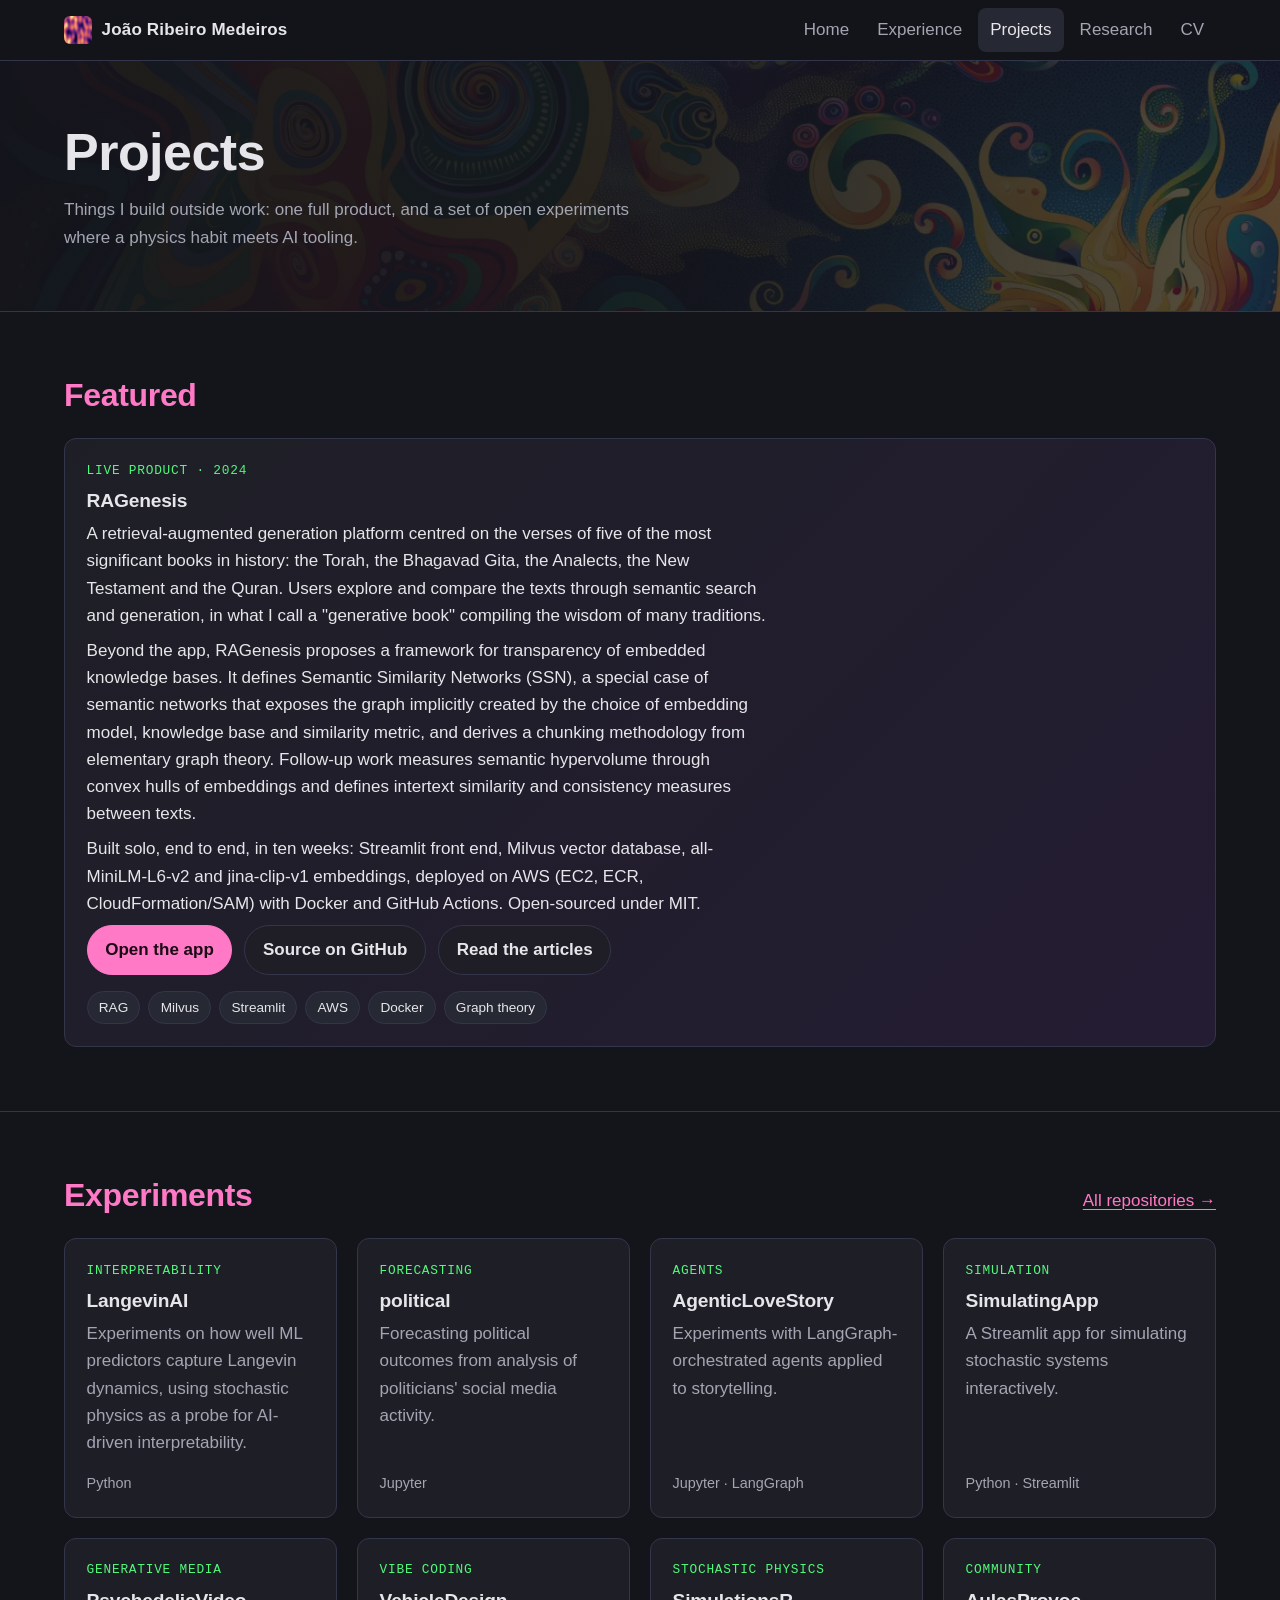
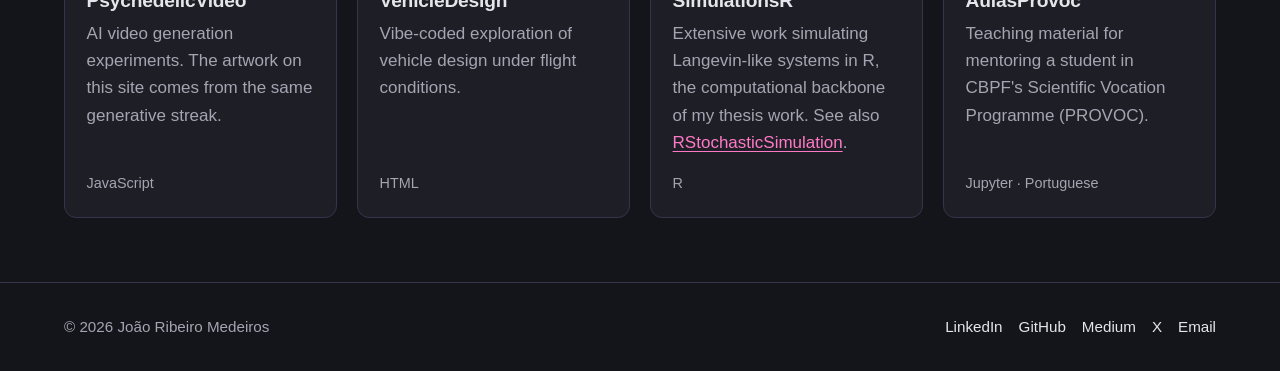
<file: projects.html>
<!DOCTYPE html>
<html lang="en">
<head>
  <meta charset="UTF-8">
  <meta name="viewport" content="width=device-width, initial-scale=1.0">
  <title>Projects — João Ribeiro Medeiros</title>
  <meta name="description" content="Projects by João Ribeiro Medeiros: RAGenesis, a RAG application over five foundational texts, plus experiments in agents, Langevin dynamics, forecasting and generative media.">
  <link rel="canonical" href="https://joaoribeiromedeiros.github.io/projects.html">
  <meta name="theme-color" content="#14151a">
  <link rel="icon" href="perlin.ico">
  <link rel="apple-touch-icon" href="perlin.ico">
  <meta property="og:type" content="website">
  <meta property="og:title" content="Projects — João Ribeiro Medeiros">
  <meta property="og:description" content="RAGenesis and other open experiments in RAG, agents, stochastic simulation and generative media.">
  <meta property="og:url" content="https://joaoribeiromedeiros.github.io/projects.html">
  <meta property="og:image" content="https://joaoribeiromedeiros.github.io/assets/og.jpg">
  <meta property="og:image:width" content="1200">
  <meta property="og:image:height" content="630">
  <meta name="twitter:card" content="summary_large_image">
  <meta name="twitter:site" content="@RioJanu">
  <link rel="stylesheet" href="style.css">
</head>
<body>
  <a class="skip" href="#main">Skip to content</a>

  <header class="site-header">
    <div class="wrap">
      <a class="brand" href="./"><img src="perlin.ico" alt="" width="28" height="28">João Ribeiro Medeiros</a>
      <nav aria-label="Primary">
        <ul class="nav">
          <li><a href="./">Home</a></li>
          <li><a href="experience.html">Experience</a></li>
          <li><a href="projects.html" aria-current="page">Projects</a></li>
          <li><a href="research.html">Research</a></li>
          <li><a href="cv.html">CV</a></li>
        </ul>
      </nav>
    </div>
  </header>

  <main id="main">
    <section class="page-hero">
      <div class="wrap">
        <h1>Projects</h1>
        <p>Things I build outside work: one full product, and a set of open experiments where a physics habit meets AI tooling.</p>
      </div>
    </section>

    <section class="section" aria-labelledby="featured-h">
      <div class="wrap">
        <div class="section-head">
          <h2 id="featured-h">Featured</h2>
        </div>
        <div class="grid">
          <article class="card featured">
            <span class="kicker">Live product · 2024</span>
            <h3><a href="https://ragenesis.com">RAGenesis</a></h3>
            <p>A retrieval-augmented generation platform centred on the verses of five of the most significant books in history: the Torah, the Bhagavad Gita, the Analects, the New Testament and the Quran. Users explore and compare the texts through semantic search and generation, in what I call a "generative book" compiling the wisdom of many traditions.</p>
            <p>Beyond the app, RAGenesis proposes a framework for transparency of embedded knowledge bases. It defines Semantic Similarity Networks (SSN), a special case of semantic networks that exposes the graph implicitly created by the choice of embedding model, knowledge base and similarity metric, and derives a chunking methodology from elementary graph theory. Follow-up work measures semantic hypervolume through convex hulls of embeddings and defines intertext similarity and consistency measures between texts.</p>
            <p>Built solo, end to end, in ten weeks: Streamlit front end, Milvus vector database, all-MiniLM-L6-v2 and jina-clip-v1 embeddings, deployed on AWS (EC2, ECR, CloudFormation/SAM) with Docker and GitHub Actions. Open-sourced under MIT.</p>
            <div class="links">
              <a class="btn primary" href="https://ragenesis.com">Open the app</a>
              <a class="btn" href="https://github.com/JoaoRibeiroMedeiros/RAGenesisOSS">Source on GitHub</a>
              <a class="btn" href="research.html#writing">Read the articles</a>
            </div>
            <div class="foot"><span class="chip">RAG</span><span class="chip">Milvus</span><span class="chip">Streamlit</span><span class="chip">AWS</span><span class="chip">Docker</span><span class="chip">Graph theory</span></div>
          </article>
        </div>
      </div>
    </section>

    <section class="section" aria-labelledby="experiments-h">
      <div class="wrap">
        <div class="section-head">
          <h2 id="experiments-h">Experiments</h2>
          <a href="https://github.com/JoaoRibeiroMedeiros?tab=repositories">All repositories →</a>
        </div>
        <div class="grid">
          <article class="card">
            <span class="kicker">Interpretability</span>
            <h3><a href="https://github.com/JoaoRibeiroMedeiros/LangevinAI">LangevinAI</a></h3>
            <p>Experiments on how well ML predictors capture Langevin dynamics, using stochastic physics as a probe for AI-driven interpretability.</p>
            <div class="foot">Python</div>
          </article>
          <article class="card">
            <span class="kicker">Forecasting</span>
            <h3><a href="https://github.com/JoaoRibeiroMedeiros/political">political</a></h3>
            <p>Forecasting political outcomes from analysis of politicians' social media activity.</p>
            <div class="foot">Jupyter</div>
          </article>
          <article class="card">
            <span class="kicker">Agents</span>
            <h3><a href="https://github.com/JoaoRibeiroMedeiros/AgenticLoveStory">AgenticLoveStory</a></h3>
            <p>Experiments with LangGraph-orchestrated agents applied to storytelling.</p>
            <div class="foot">Jupyter · LangGraph</div>
          </article>
          <article class="card">
            <span class="kicker">Simulation</span>
            <h3><a href="https://github.com/JoaoRibeiroMedeiros/SimulatingApp">SimulatingApp</a></h3>
            <p>A Streamlit app for simulating stochastic systems interactively.</p>
            <div class="foot">Python · Streamlit</div>
          </article>
          <article class="card">
            <span class="kicker">Generative media</span>
            <h3><a href="https://github.com/JoaoRibeiroMedeiros/PsychedelicVideo">PsychedelicVideo</a></h3>
            <p>AI video generation experiments. The artwork on this site comes from the same generative streak.</p>
            <div class="foot">JavaScript</div>
          </article>
          <article class="card">
            <span class="kicker">Vibe coding</span>
            <h3><a href="https://github.com/JoaoRibeiroMedeiros/VehicleDesign">VehicleDesign</a></h3>
            <p>Vibe-coded exploration of vehicle design under flight conditions.</p>
            <div class="foot">HTML</div>
          </article>
          <article class="card">
            <span class="kicker">Stochastic physics</span>
            <h3><a href="https://github.com/JoaoRibeiroMedeiros/SimulationsR">SimulationsR</a></h3>
            <p>Extensive work simulating Langevin-like systems in R, the computational backbone of my thesis work. See also <a href="https://github.com/JoaoRibeiroMedeiros/RStochasticSimulation">RStochasticSimulation</a>.</p>
            <div class="foot">R</div>
          </article>
          <article class="card">
            <span class="kicker">Community</span>
            <h3><a href="https://github.com/JoaoRibeiroMedeiros/AulasProvoc">AulasProvoc</a></h3>
            <p>Teaching material for mentoring a student in CBPF's Scientific Vocation Programme (PROVOC).</p>
            <div class="foot">Jupyter · Portuguese</div>
          </article>
        </div>
      </div>
    </section>
  </main>

  <footer class="site-footer">
    <div class="wrap">
      <span>© 2026 João Ribeiro Medeiros</span>
      <ul>
        <li><a href="https://www.linkedin.com/in/jo%C3%A3o-ribeiro-medeiros-ph-d-bb5232170/">LinkedIn</a></li>
        <li><a href="https://github.com/JoaoRibeiroMedeiros">GitHub</a></li>
        <li><a href="https://medium.com/@johananmdairus/">Medium</a></li>
        <li><a href="https://twitter.com/RioJanu">X</a></li>
        <li><a href="mailto:johananmdairus@gmail.com">Email</a></li>
      </ul>
    </div>
  </footer>
</body>
</html>
</file>
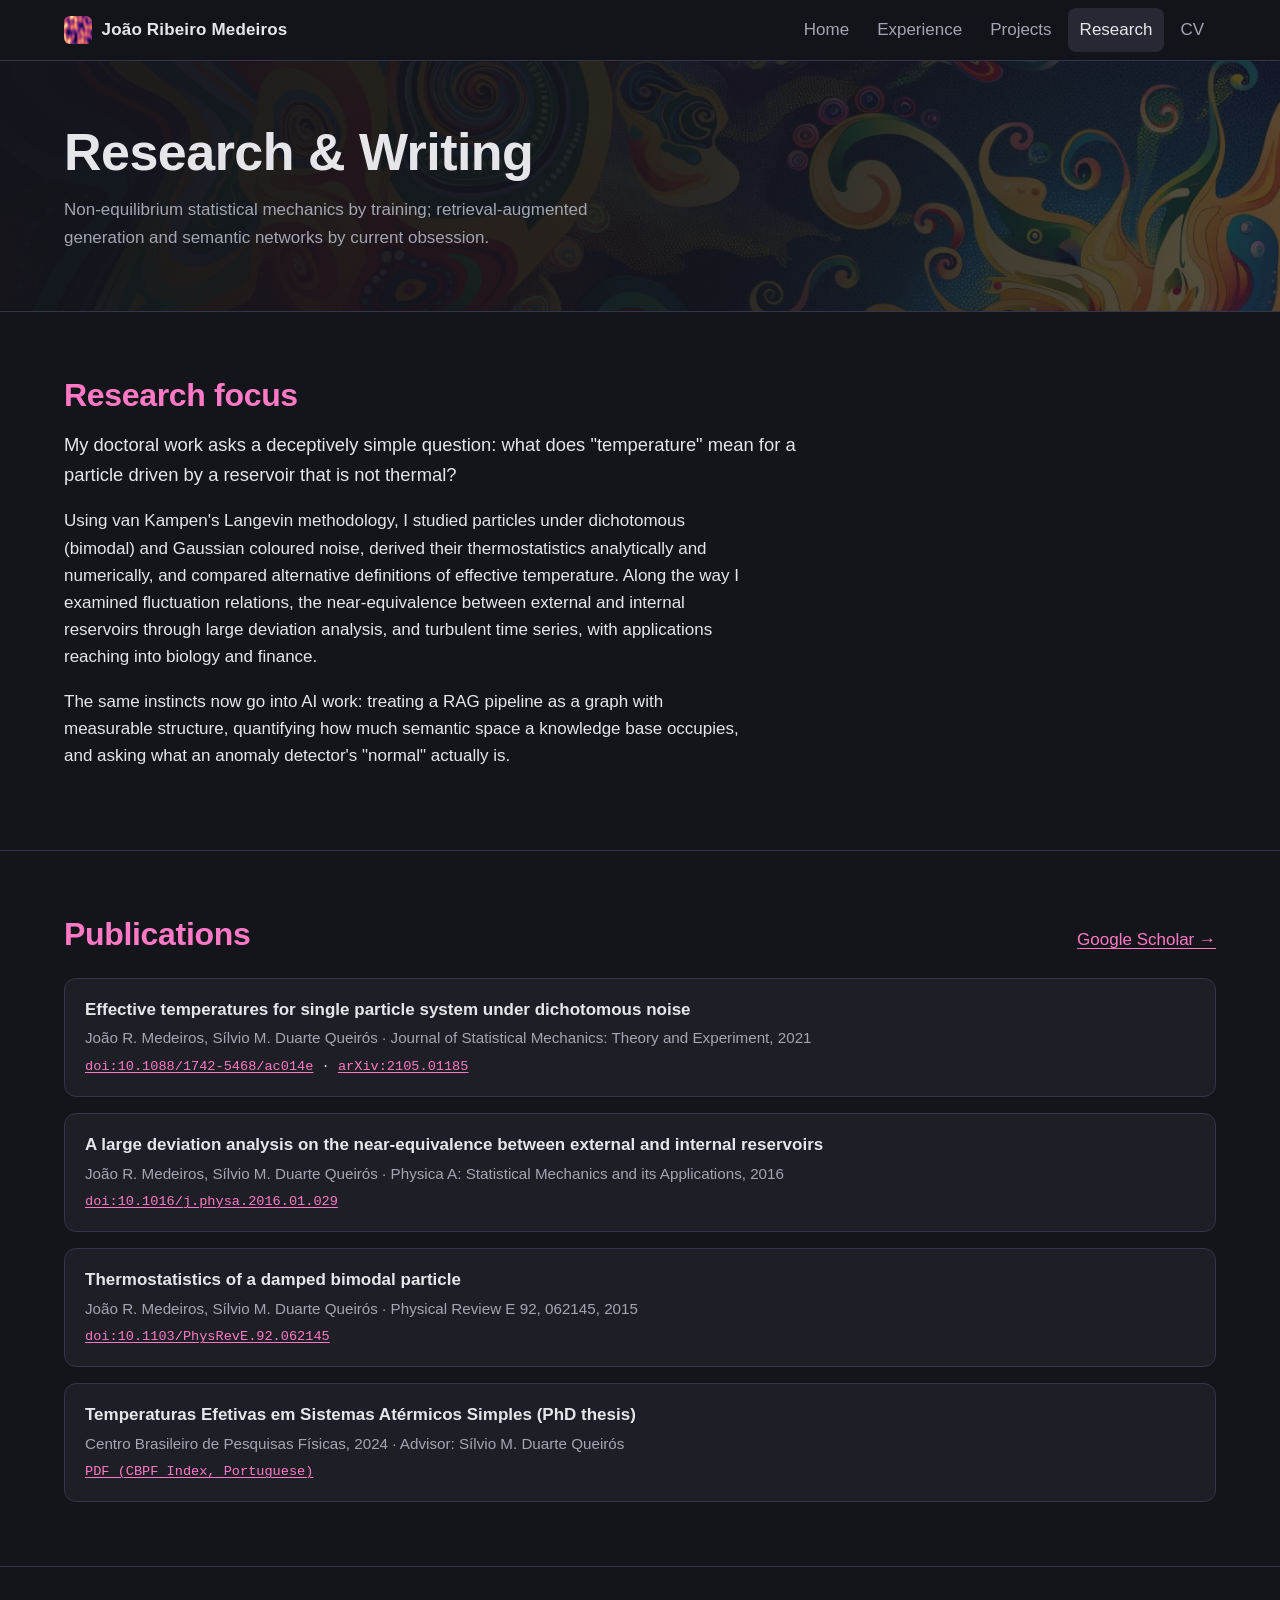
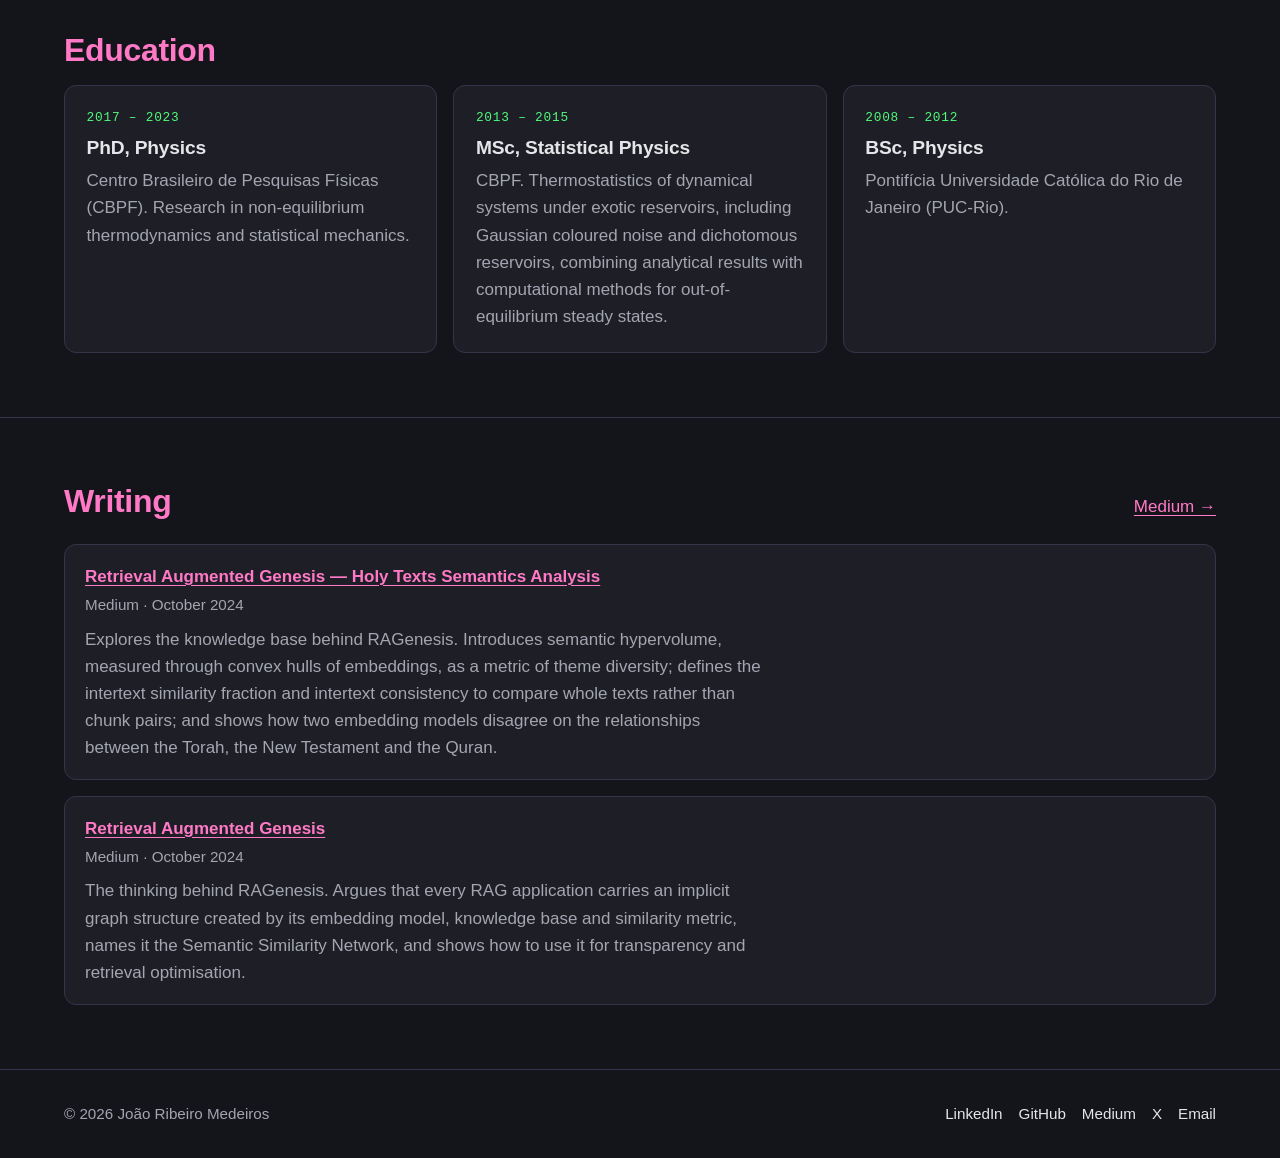
<file: research.html>
<!DOCTYPE html>
<html lang="en">
<head>
  <meta charset="UTF-8">
  <meta name="viewport" content="width=device-width, initial-scale=1.0">
  <title>Research &amp; Writing — João Ribeiro Medeiros</title>
  <meta name="description" content="Education, peer-reviewed publications in statistical physics (Physical Review E, Physica A, J. Stat. Mech.), PhD thesis, and articles on retrieval-augmented generation by João Ribeiro Medeiros.">
  <link rel="canonical" href="https://joaoribeiromedeiros.github.io/research.html">
  <meta name="theme-color" content="#14151a">
  <link rel="icon" href="perlin.ico">
  <link rel="apple-touch-icon" href="perlin.ico">
  <meta property="og:type" content="website">
  <meta property="og:title" content="Research &amp; Writing — João Ribeiro Medeiros">
  <meta property="og:description" content="Non-equilibrium statistical mechanics publications, PhD thesis, and writing on RAG and semantic networks.">
  <meta property="og:url" content="https://joaoribeiromedeiros.github.io/research.html">
  <meta property="og:image" content="https://joaoribeiromedeiros.github.io/assets/og.jpg">
  <meta property="og:image:width" content="1200">
  <meta property="og:image:height" content="630">
  <meta name="twitter:card" content="summary_large_image">
  <meta name="twitter:site" content="@RioJanu">
  <link rel="stylesheet" href="style.css">
</head>
<body>
  <a class="skip" href="#main">Skip to content</a>

  <header class="site-header">
    <div class="wrap">
      <a class="brand" href="./"><img src="perlin.ico" alt="" width="28" height="28">João Ribeiro Medeiros</a>
      <nav aria-label="Primary">
        <ul class="nav">
          <li><a href="./">Home</a></li>
          <li><a href="experience.html">Experience</a></li>
          <li><a href="projects.html">Projects</a></li>
          <li><a href="research.html" aria-current="page">Research</a></li>
          <li><a href="cv.html">CV</a></li>
        </ul>
      </nav>
    </div>
  </header>

  <main id="main">
    <section class="page-hero">
      <div class="wrap">
        <h1>Research &amp; Writing</h1>
        <p>Non-equilibrium statistical mechanics by training; retrieval-augmented generation and semantic networks by current obsession.</p>
      </div>
    </section>

    <section class="section" aria-labelledby="focus-h">
      <div class="wrap">
        <h2 id="focus-h">Research focus</h2>
        <p class="lede">My doctoral work asks a deceptively simple question: what does "temperature" mean for a particle driven by a reservoir that is not thermal?</p>
        <p>Using van Kampen's Langevin methodology, I studied particles under dichotomous (bimodal) and Gaussian coloured noise, derived their thermostatistics analytically and numerically, and compared alternative definitions of effective temperature. Along the way I examined fluctuation relations, the near-equivalence between external and internal reservoirs through large deviation analysis, and turbulent time series, with applications reaching into biology and finance.</p>
        <p>The same instincts now go into AI work: treating a RAG pipeline as a graph with measurable structure, quantifying how much semantic space a knowledge base occupies, and asking what an anomaly detector's "normal" actually is.</p>
      </div>
    </section>

    <section class="section" aria-labelledby="pubs-h">
      <div class="wrap">
        <div class="section-head">
          <h2 id="pubs-h">Publications</h2>
          <a href="https://scholar.google.com/scholar?q=author%3A%22JR+Medeiros%22+author%3AQueir%C3%B3s">Google Scholar →</a>
        </div>
        <ol class="pubs">
          <li>
            <span class="title">Effective temperatures for single particle system under dichotomous noise</span>
            <span class="venue">João R. Medeiros, Sílvio M. Duarte Queirós · Journal of Statistical Mechanics: Theory and Experiment, 2021</span>
            <span class="doi"><a href="https://doi.org/10.1088/1742-5468/ac014e">doi:10.1088/1742-5468/ac014e</a> · <a href="https://arxiv.org/abs/2105.01185">arXiv:2105.01185</a></span>
          </li>
          <li>
            <span class="title">A large deviation analysis on the near-equivalence between external and internal reservoirs</span>
            <span class="venue">João R. Medeiros, Sílvio M. Duarte Queirós · Physica A: Statistical Mechanics and its Applications, 2016</span>
            <span class="doi"><a href="https://doi.org/10.1016/j.physa.2016.01.029">doi:10.1016/j.physa.2016.01.029</a></span>
          </li>
          <li>
            <span class="title">Thermostatistics of a damped bimodal particle</span>
            <span class="venue">João R. Medeiros, Sílvio M. Duarte Queirós · Physical Review E 92, 062145, 2015</span>
            <span class="doi"><a href="https://doi.org/10.1103/PhysRevE.92.062145">doi:10.1103/PhysRevE.92.062145</a></span>
          </li>
          <li>
            <span class="title">Temperaturas Efetivas em Sistemas Atérmicos Simples (PhD thesis)</span>
            <span class="venue">Centro Brasileiro de Pesquisas Físicas, 2024 · Advisor: Sílvio M. Duarte Queirós</span>
            <span class="doi"><a href="https://cbpfindex.cbpf.br/publication_pdfs/teseDeDoutorado_2024-06-21-08-21-30dGVzZURlRG91dG9yYWRv.pdf">PDF (CBPF Index, Portuguese)</a></span>
          </li>
        </ol>
      </div>
    </section>

    <section class="section" aria-labelledby="edu-h">
      <div class="wrap">
        <h2 id="edu-h">Education</h2>
        <div class="edu">
          <article class="card">
            <span class="kicker">2017 – 2023</span>
            <h3>PhD, Physics</h3>
            <p>Centro Brasileiro de Pesquisas Físicas (CBPF). Research in non-equilibrium thermodynamics and statistical mechanics.</p>
          </article>
          <article class="card">
            <span class="kicker">2013 – 2015</span>
            <h3>MSc, Statistical Physics</h3>
            <p>CBPF. Thermostatistics of dynamical systems under exotic reservoirs, including Gaussian coloured noise and dichotomous reservoirs, combining analytical results with computational methods for out-of-equilibrium steady states.</p>
          </article>
          <article class="card">
            <span class="kicker">2008 – 2012</span>
            <h3>BSc, Physics</h3>
            <p>Pontifícia Universidade Católica do Rio de Janeiro (PUC-Rio).</p>
          </article>
        </div>
      </div>
    </section>

    <section class="section" aria-labelledby="writing-h" id="writing">
      <div class="wrap">
        <div class="section-head">
          <h2 id="writing-h">Writing</h2>
          <a href="https://medium.com/@johananmdairus/">Medium →</a>
        </div>
        <ol class="pubs">
          <li>
            <span class="title"><a href="https://medium.com/@johananmdairus/retrieval-augmented-genesis-holy-texts-semantics-analysis-14123e6dc171">Retrieval Augmented Genesis — Holy Texts Semantics Analysis</a></span>
            <span class="venue">Medium · October 2024</span>
            <p class="muted" style="margin:.5rem 0 0">Explores the knowledge base behind RAGenesis. Introduces semantic hypervolume, measured through convex hulls of embeddings, as a metric of theme diversity; defines the intertext similarity fraction and intertext consistency to compare whole texts rather than chunk pairs; and shows how two embedding models disagree on the relationships between the Torah, the New Testament and the Quran.</p>
          </li>
          <li>
            <span class="title"><a href="https://medium.com/@johananmdairus/retrieval-augmented-genesis-1d20a6d6639f">Retrieval Augmented Genesis</a></span>
            <span class="venue">Medium · October 2024</span>
            <p class="muted" style="margin:.5rem 0 0">The thinking behind RAGenesis. Argues that every RAG application carries an implicit graph structure created by its embedding model, knowledge base and similarity metric, names it the Semantic Similarity Network, and shows how to use it for transparency and retrieval optimisation.</p>
          </li>
        </ol>
      </div>
    </section>
  </main>

  <footer class="site-footer">
    <div class="wrap">
      <span>© 2026 João Ribeiro Medeiros</span>
      <ul>
        <li><a href="https://www.linkedin.com/in/jo%C3%A3o-ribeiro-medeiros-ph-d-bb5232170/">LinkedIn</a></li>
        <li><a href="https://github.com/JoaoRibeiroMedeiros">GitHub</a></li>
        <li><a href="https://medium.com/@johananmdairus/">Medium</a></li>
        <li><a href="https://twitter.com/RioJanu">X</a></li>
        <li><a href="mailto:johananmdairus@gmail.com">Email</a></li>
      </ul>
    </div>
  </footer>
</body>
</html>
</file>
<file: style.css>
/* joaoribeiromedeiros.github.io — shared stylesheet. No build step. */

:root {
  --bg: #14151a;
  --surface: #1e1f26;
  --surface-2: #262833;
  --border: #33354a;
  --text: #e6e6ea;
  --muted: #a4a5b2;
  --pink: #ff79c6;
  --green: #50fa7b;
  --cyan: #8fd0f0;
  --accent: var(--pink);
  --max: 72rem;
  --measure: 72ch;
  --radius: 12px;
  --shadow: 0 8px 30px rgba(0, 0, 0, .35);
  --font: ui-sans-serif, -apple-system, BlinkMacSystemFont, "Segoe UI", Inter, Roboto, "Helvetica Neue", Arial, sans-serif;
  --mono: ui-monospace, SFMono-Regular, Menlo, Consolas, monospace;
  color-scheme: dark;
}

*, *::before, *::after { box-sizing: border-box; }

html { scroll-behavior: smooth; -webkit-text-size-adjust: 100%; }

body {
  margin: 0;
  font-family: var(--font);
  font-size: 1.0625rem;
  line-height: 1.6;
  color: var(--text);
  background: var(--bg);
  min-height: 100dvh;
  display: flex;
  flex-direction: column;
}

img { max-width: 100%; height: auto; display: block; }

a { color: var(--accent); text-decoration-thickness: 1px; text-underline-offset: .15em; }
a:hover { color: #ffa1d8; }

:focus-visible { outline: 2px solid var(--green); outline-offset: 3px; border-radius: 4px; }

h1, h2, h3, h4 { line-height: 1.2; margin: 0 0 .5em; font-weight: 700; letter-spacing: -.01em; }
h1 { font-size: clamp(2rem, 1.3rem + 3vw, 3.25rem); }
h2 { font-size: clamp(1.5rem, 1.2rem + 1.2vw, 2rem); color: var(--pink); }
h3 { font-size: 1.2rem; }
p { margin: 0 0 1em; }
p, li { max-width: var(--measure); }
ul, ol { padding-left: 1.25em; }
small, .muted { color: var(--muted); }
code { font-family: var(--mono); font-size: .92em; background: var(--surface-2); padding: .1em .35em; border-radius: 4px; }

.wrap { width: min(100% - 2.5rem, var(--max)); margin-inline: auto; }

/* Skip link */
.skip { position: absolute; left: 1rem; top: -4rem; background: var(--green); color: #000; padding: .5rem .75rem; border-radius: 6px; z-index: 100; font-weight: 600; }
.skip:focus { top: 1rem; }

/* Header / nav */
.site-header {
  position: sticky; top: 0; z-index: 50;
  background: rgba(20, 21, 26, .82);
  backdrop-filter: blur(10px); -webkit-backdrop-filter: blur(10px);
  border-bottom: 1px solid var(--border);
}
.site-header .wrap { display: flex; align-items: center; justify-content: space-between; gap: 1rem; min-height: 3.75rem; flex-wrap: wrap; }
.brand { font-weight: 700; color: var(--text); text-decoration: none; letter-spacing: .01em; display: inline-flex; align-items: center; gap: .6rem; }
.brand img { width: 28px; height: 28px; border-radius: 6px; }
.brand:hover { color: var(--pink); }
.nav { display: flex; gap: .25rem; margin: 0; padding: 0; list-style: none; }
.nav a { display: block; padding: .5rem .75rem; color: var(--muted); text-decoration: none; border-radius: 8px; font-weight: 500; }
.nav a:hover { color: var(--text); background: var(--surface); }
.nav a[aria-current="page"] { color: var(--text); background: var(--surface-2); }

/* Hero (home) */
.hero {
  position: relative; isolation: isolate; overflow: hidden;
  padding: clamp(3.5rem, 8vw, 7rem) 0;
  background-color: #1a1030;
  background-image: url("assets/bg.jpg");
  background-image: image-set(url("assets/bg.webp") type("image/webp"), url("assets/bg.jpg") type("image/jpeg"));
  background-size: cover; background-position: center 35%;
}
.hero::before {
  content: ""; position: absolute; inset: 0; z-index: -1;
  background:
    linear-gradient(90deg, rgba(20, 21, 26, .96) 0%, rgba(20, 21, 26, .86) 45%, rgba(20, 21, 26, .55) 100%),
    linear-gradient(180deg, rgba(20, 21, 26, .2), rgba(20, 21, 26, .95));
}
.hero .wrap { display: grid; gap: 1.5rem; grid-template-columns: 1fr; align-items: center; }
.hero.has-photo .wrap { grid-template-columns: minmax(0, 1fr) auto; }
.hero .eyebrow { color: var(--green); font-family: var(--mono); font-size: .9rem; letter-spacing: .08em; text-transform: uppercase; margin-bottom: .75rem; }
.hero h1 { margin-bottom: .35em; }
.hero .headline { font-size: clamp(1.1rem, 1rem + .6vw, 1.35rem); color: var(--cyan); margin-bottom: .5em; max-width: 52ch; }
.hero .meta { color: var(--muted); margin-bottom: 1.5rem; }
.hero .photo { width: clamp(140px, 22vw, 220px); aspect-ratio: 1; border-radius: 50%; object-fit: cover; border: 3px solid rgba(255, 255, 255, .15); box-shadow: var(--shadow); }
.cta { display: flex; flex-wrap: wrap; gap: .75rem; }
.btn {
  display: inline-block; padding: .65rem 1.1rem; border-radius: 999px; font-weight: 600; text-decoration: none;
  border: 1px solid var(--border); color: var(--text); background: rgba(30, 31, 38, .7);
}
.btn:hover { border-color: var(--pink); color: var(--text); }
.btn.primary { background: var(--pink); color: #1a0b14; border-color: var(--pink); }
.btn.primary:hover { background: #ffa1d8; }

/* Inner-page banner */
.page-hero {
  position: relative; isolation: isolate; overflow: hidden;
  padding: clamp(2.25rem, 5vw, 3.75rem) 0;
  border-bottom: 1px solid var(--border);
  background-color: #1a1030;
  background-image: url("assets/bg.jpg");
  background-image: image-set(url("assets/bg.webp") type("image/webp"), url("assets/bg.jpg") type("image/jpeg"));
  background-size: cover; background-position: center 60%;
}
.page-hero::before { content: ""; position: absolute; inset: 0; z-index: -1; background: linear-gradient(90deg, rgba(20, 21, 26, .97) 0%, rgba(20, 21, 26, .9) 55%, rgba(20, 21, 26, .7) 100%); }
.page-hero h1 { margin-bottom: .25em; }
.page-hero p { color: var(--muted); margin: 0; max-width: 60ch; }

/* Sections */
main { flex: 1; }
.section { padding: clamp(2.5rem, 5vw, 4rem) 0; }
.section + .section { border-top: 1px solid var(--border); }
.section-head { display: flex; align-items: baseline; justify-content: space-between; gap: 1rem; flex-wrap: wrap; margin-bottom: 1.5rem; }
.section-head h2 { margin: 0; }
.section-head a { font-weight: 500; }
.lede { font-size: 1.15rem; color: var(--text); }

/* Cards */
.grid { display: grid; gap: 1.25rem; grid-template-columns: repeat(auto-fit, minmax(min(100%, 17rem), 1fr)); }
.card {
  background: var(--surface); border: 1px solid var(--border); border-radius: var(--radius);
  padding: 1.35rem; display: flex; flex-direction: column; gap: .5rem;
  transition: transform .18s ease, border-color .18s ease;
}
.card:hover { transform: translateY(-2px); border-color: #4a4c66; }
.card h3 { margin: 0; }
.card h3 a { text-decoration: none; color: var(--text); }
.card h3 a:hover { color: var(--pink); }
.card h3 a::after { content: ""; position: absolute; inset: 0; }
.card { position: relative; }
.card p { margin: 0; color: var(--muted); }
.card .kicker { color: var(--green); font-family: var(--mono); font-size: .8rem; letter-spacing: .06em; text-transform: uppercase; }
.card .foot { margin-top: auto; padding-top: .5rem; display: flex; gap: .5rem; flex-wrap: wrap; align-items: center; font-size: .9rem; color: var(--muted); }
.card.featured { grid-column: 1 / -1; background: linear-gradient(135deg, var(--surface), #241c33); }
.card.featured p { color: var(--text); max-width: var(--measure); }
.card p a { position: relative; z-index: 1; }
.card .links { position: relative; z-index: 1; display: flex; gap: .75rem; flex-wrap: wrap; }

/* Chips */
.chips { display: flex; flex-wrap: wrap; gap: .5rem; padding: 0; margin: 0; list-style: none; }
.chips li, .chip { font-size: .85rem; padding: .3rem .7rem; border-radius: 999px; background: var(--surface-2); border: 1px solid var(--border); color: var(--text); }

/* Timeline */
.timeline { list-style: none; margin: 0; padding: 0; position: relative; }
.timeline::before { content: ""; position: absolute; left: .45rem; top: .5rem; bottom: .5rem; width: 2px; background: var(--border); }
.timeline > li { position: relative; padding-left: 2.25rem; margin-bottom: 2.25rem; }
.timeline > li::before { content: ""; position: absolute; left: 0; top: .45rem; width: 1rem; height: 1rem; border-radius: 50%; background: var(--bg); border: 3px solid var(--pink); }
.timeline > li.current::before { border-color: var(--green); }
.role { display: flex; flex-wrap: wrap; align-items: baseline; gap: .25rem .75rem; }
.role h3 { margin: 0; }
.role .org { color: var(--cyan); font-weight: 600; }
.when { display: block; color: var(--muted); font-family: var(--mono); font-size: .85rem; margin: .15rem 0 .6rem; }
.timeline ul { margin: .5rem 0 0; }
.timeline li li { margin-bottom: .35rem; }
.timeline .sub { margin-top: 1.25rem; padding-left: 1rem; border-left: 2px solid var(--border); }
.timeline .sub h3 { font-size: 1.05rem; }

/* Publications */
.pubs { list-style: none; padding: 0; margin: 0; display: grid; gap: 1rem; }
.pubs li { max-width: none; background: var(--surface); border: 1px solid var(--border); border-radius: var(--radius); padding: 1.1rem 1.25rem; }
.pubs .title { font-weight: 600; display: block; margin-bottom: .2rem; }
.pubs .venue { color: var(--muted); display: block; font-size: .95rem; }
.pubs .doi { font-family: var(--mono); font-size: .85rem; }

/* Education */
.edu { display: grid; gap: 1rem; grid-template-columns: repeat(auto-fit, minmax(min(100%, 17rem), 1fr)); }

/* Footer */
.site-footer { border-top: 1px solid var(--border); padding: 2rem 0; color: var(--muted); font-size: .95rem; }
.site-footer .wrap { display: flex; flex-wrap: wrap; justify-content: space-between; gap: 1rem; align-items: center; }
.site-footer ul { display: flex; flex-wrap: wrap; gap: .25rem 1rem; list-style: none; margin: 0; padding: 0; }
.site-footer a { color: var(--text); text-decoration: none; }
.site-footer a:hover { color: var(--pink); }

/* 404 */
.notfound { text-align: center; padding: clamp(4rem, 12vw, 8rem) 0; }
.notfound h1 { font-size: clamp(4rem, 15vw, 8rem); color: var(--pink); margin: 0; }

@media (max-width: 40rem) {
  .site-header .wrap { justify-content: center; }
  .nav { width: 100%; justify-content: center; flex-wrap: wrap; padding-bottom: .5rem; }
  .nav a { padding: .4rem .6rem; }
  .hero.has-photo .wrap { grid-template-columns: 1fr; }
  .hero .photo { order: -1; }
  .card.featured { grid-column: auto; }
}

@media (prefers-reduced-motion: reduce) {
  html { scroll-behavior: auto; }
  .card, .card:hover { transition: none; transform: none; }
}

@media print {
  .site-header, .site-footer, .cta, .skip { display: none; }
  body { background: #fff; color: #000; }
  a { color: #000; }
  .hero, .page-hero { background: none; }
}

.visually-hidden { position: absolute; width: 1px; height: 1px; overflow: hidden; clip: rect(0 0 0 0); clip-path: inset(50%); white-space: nowrap; }

/* Logos in timeline and highlight cards */
.logo { width: 44px; height: 44px; object-fit: contain; border-radius: 8px; background: #fff; padding: 4px; flex: none; }
.role { align-items: center; }
.hl { display: grid; gap: 1rem; grid-template-columns: repeat(auto-fit, minmax(min(100%, 21rem), 1fr)); }
.hl .card { flex-direction: row; align-items: flex-start; gap: 1rem; }
.hl .card img { width: 56px; height: 56px; object-fit: contain; background: #fff; border-radius: 8px; padding: 6px; flex: none; }
.hl .card h3 { font-size: 1.05rem; margin-bottom: .15rem; }
.hl .card .who { color: var(--cyan); font-size: .9rem; display: block; margin-bottom: .35rem; }
.hl .card p { font-size: .95rem; }

/* CV page */
.cv-head { display: flex; gap: 1.5rem; align-items: center; flex-wrap: wrap; }
.cv-head img { width: 128px; height: 128px; border-radius: 50%; object-fit: cover; border: 3px solid rgba(255, 255, 255, .15); }
.cv-head h1 { margin-bottom: .2em; }
.cv-head .contact { display: flex; flex-wrap: wrap; gap: .3rem 1rem; color: var(--muted); margin: .5rem 0 0; }
.cv-grid { display: grid; grid-template-columns: 1fr 1fr; gap: 2rem 3rem; }
.cv-grid .full { grid-column: 1 / -1; }
.cv-list { list-style: none; padding: 0; margin: 0; }
.cv-list li { display: grid; grid-template-columns: 6rem 1fr; gap: .75rem; padding: .6rem 0; border-bottom: 1px solid var(--border); max-width: none; }
.cv-list .yr { font-family: var(--mono); color: var(--muted); font-size: .85rem; padding-top: .2rem; }
.cv-list b { display: block; }
.cv-list .who { color: var(--cyan); }
.cv-list p { margin: .2rem 0 0; color: var(--muted); font-size: .95rem; }
.cv-list .with { display: flex; gap: .6rem; align-items: flex-start; }
.cv-list .with img { width: 32px; height: 32px; object-fit: contain; background: #fff; border-radius: 6px; padding: 3px; flex: none; margin-top: .15rem; }
.bars { list-style: none; padding: 0; margin: 0; }
.bars li { display: grid; grid-template-columns: 9rem 1fr; gap: .75rem; align-items: center; margin-bottom: .45rem; max-width: none; }
.bars .bar { height: .5rem; background: var(--surface-2); border-radius: 999px; overflow: hidden; }
.bars .bar span { display: block; height: 100%; background: var(--pink); border-radius: 999px; }
.cv-actions { display: flex; gap: .75rem; flex-wrap: wrap; margin-top: 1rem; }

@media (max-width: 40rem) {
  .cv-grid { grid-template-columns: 1fr; }
  .cv-list li { grid-template-columns: 4.5rem 1fr; }
}

@media print {
  body { font-size: 10.5pt; }
  .cv-actions, .page-hero { display: none; }
  .cv-head img { width: 80px; height: 80px; }
  .cv-grid { gap: 1rem 2rem; }
  .section { padding: 1rem 0; }
  .cv-list li, .bars li { break-inside: avoid; }
  .cv-list .who, .cv-list p, .cv-list .yr, .cv-head .contact { color: #333; }
  .bars .bar { background: #ddd; } .bars .bar span { background: #555; }
  h2 { color: #000; }
  .cv-list .with img, .logo { background: none; padding: 0; }
  @page { margin: 1.5cm; }
}
</file>
